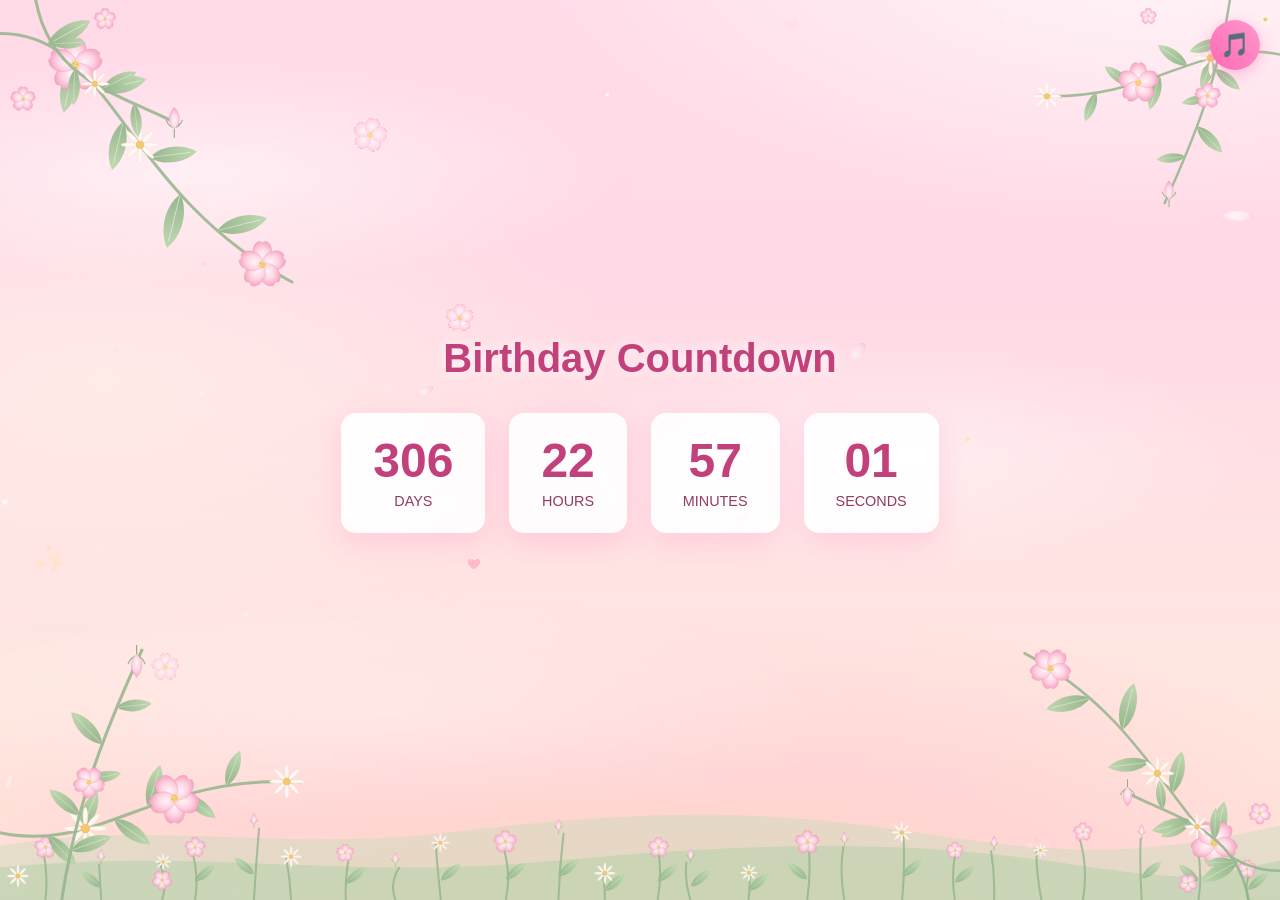
<file: index.html>
<!DOCTYPE html>
<html lang="en">
<head>
    <meta charset="UTF-8">
    <meta name="viewport" content="width=device-width, initial-scale=1.0">
    <!-- CUSTOMIZE: Change the title -->
    <title>Happy Birthday Piyu ❤️</title>
    <link rel="icon" href="data:image/svg+xml,%3Csvg xmlns='http://www.w3.org/2000/svg' viewBox='0 0 100 100'%3E%3Ctext y='.9em' font-size='90'%3E%F0%9F%8C%B8%3C/text%3E%3C/svg%3E">
    <script src="https://cdnjs.cloudflare.com/ajax/libs/gsap/3.12.2/gsap.min.js"></script>
    <link rel="stylesheet" href="home.css">
    <link rel="stylesheet" href="garden.css">
    <script src="garden.js" defer></script>
    <script src="music-sync.js" defer></script>
</head>
<body data-garden="intro">
    <!-- Loading Screen -->
    <div id="loading-screen" class="loading-screen">
        <div class="loading-heart">💖</div>
        <div class="loading-text">Loading magic...</div>
    </div>

    <audio id="bgMusic" loop>
        <source src="hbd.mp3" type="audio/mpeg">
    </audio>
    <div class="music-toggle" id="musicToggle" title="Toggle Music">
        <span class="music-icon">🎵</span>
    </div>
    <div class="container">
        <div id="countdown-section" class="countdown-section">
            <h2 class="countdown-title">Birthday Countdown</h2>
            <div class="countdown-timer">
                <div class="countdown-item">
                    <span id="days" class="countdown-number">00</span>
                    <span class="countdown-label">Days</span>
                </div>
                <div class="countdown-item">
                    <span id="hours" class="countdown-number">00</span>
                    <span class="countdown-label">Hours</span>
                </div>
                <div class="countdown-item">
                    <span id="minutes" class="countdown-number">00</span>
                    <span class="countdown-label">Minutes</span>
                </div>
                <div class="countdown-item">
                    <span id="seconds" class="countdown-number">00</span>
                    <span class="countdown-label">Seconds</span>
                </div>
            </div>
        </div>
        <div id="birthday-content" class="birthday-content" style="display: none;">
            <div class="level-up-badge">Another beautiful chapter unlocked ✨</div>
            <!-- CUSTOMIZE: Change the name -->
            <h1>Happy Birthday Piyu ❤️</h1>
            <!-- CUSTOMIZE: Change nickname or remove this line -->
            <p class="nickname-text">To my Piyu 🌸</p>
            <div class="greeting"></div>
            <!-- CUSTOMIZE: Change your name -->
            <p class="from-text">— POobear ❤️</p>
            <button class="cta-button">Click to Enter 💕</button>
        </div>
    </div>

    <script src="home.js"></script>
</body>
</html>
</file>
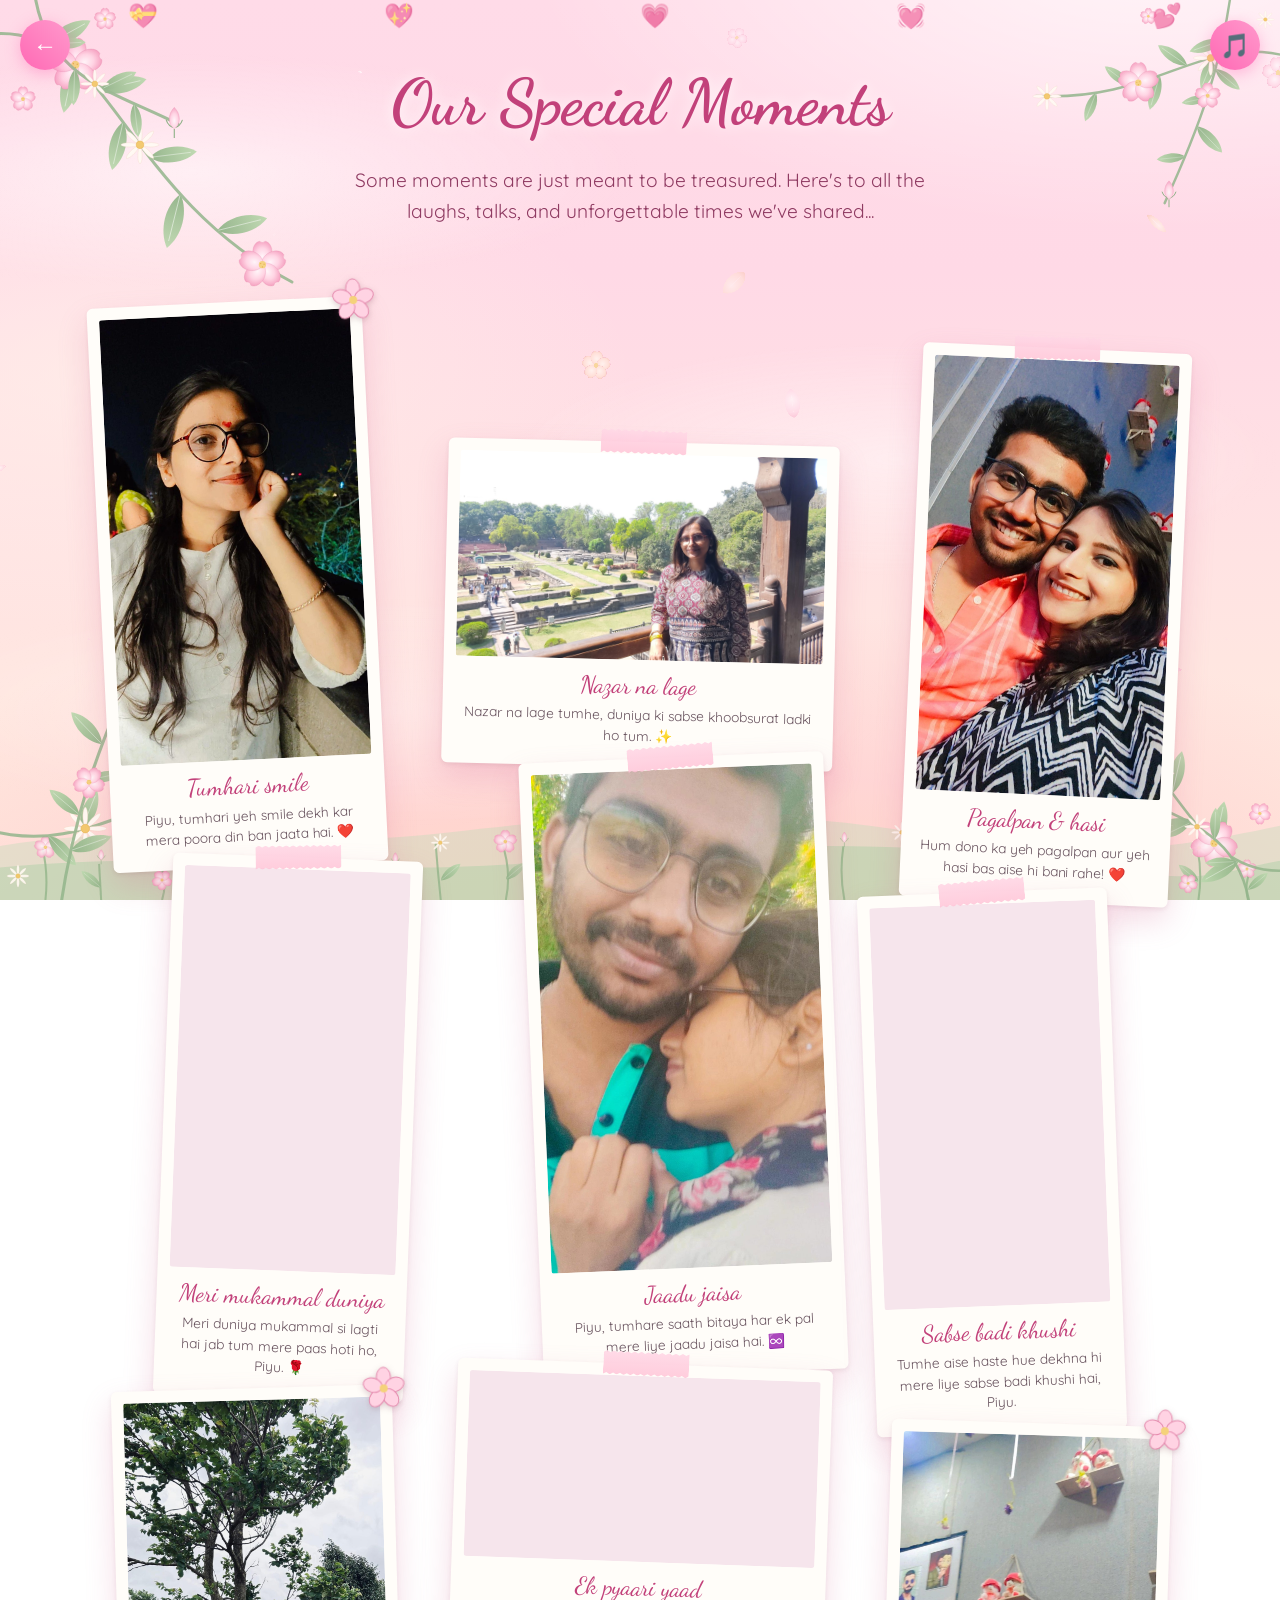
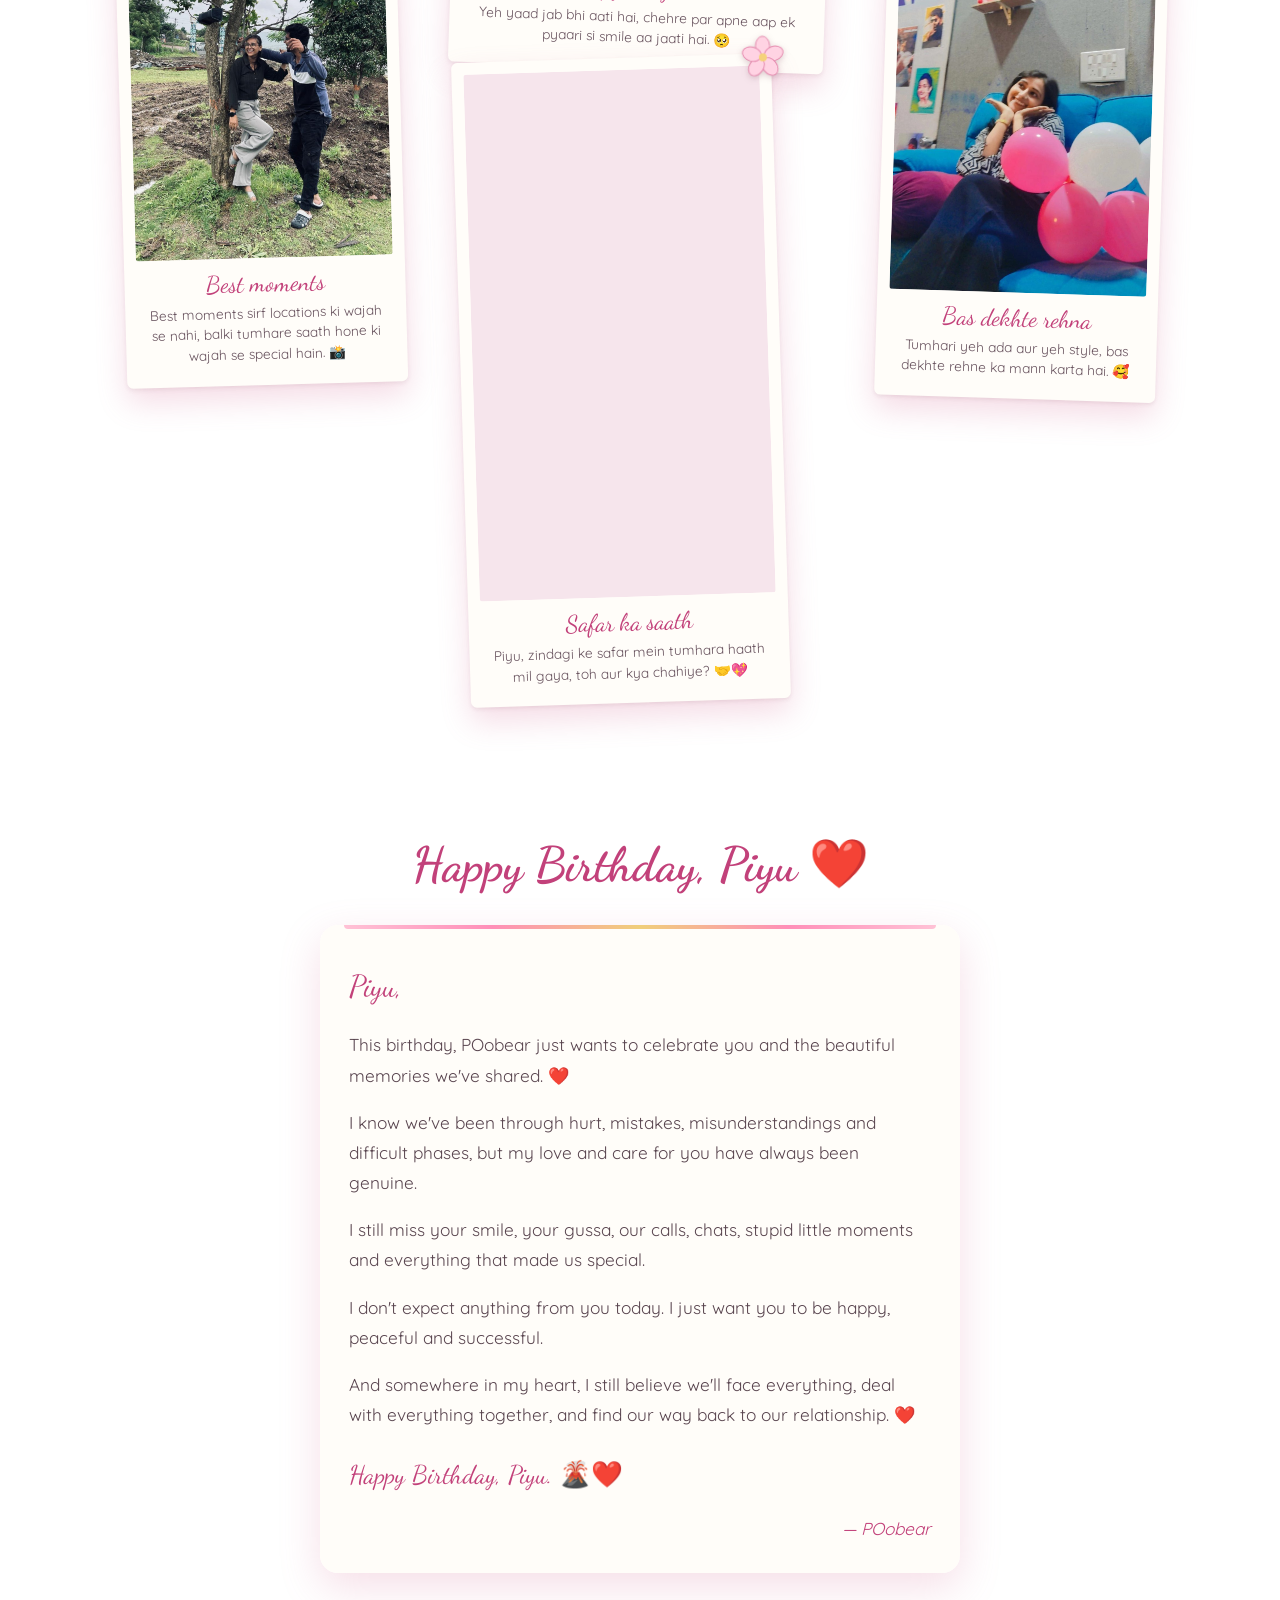
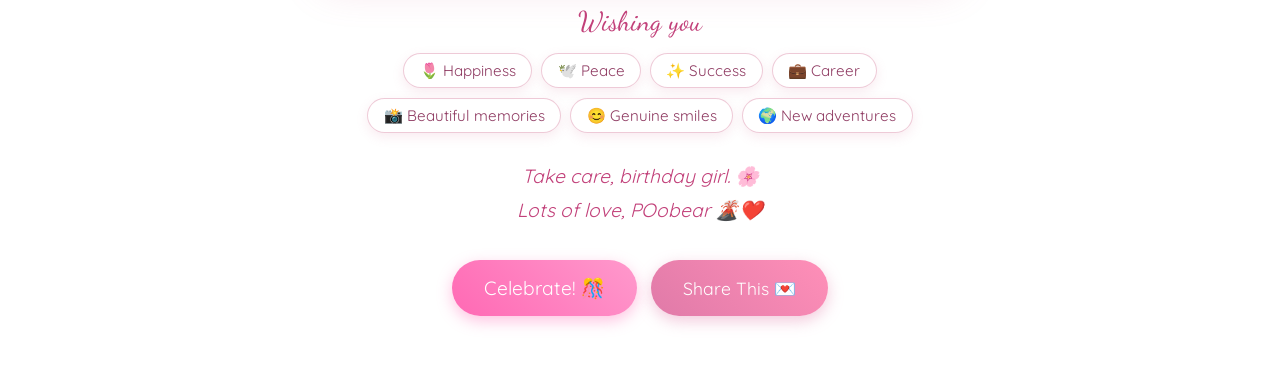
<file: memories.html>
<!DOCTYPE html>
<html lang="en">
<head>
    <meta charset="UTF-8">
    <meta name="viewport" content="width=device-width, initial-scale=1.0">
    <!-- CUSTOMIZE: Change the title -->
    <title>Our Memories ✨</title>
    <link rel="icon" href="data:image/svg+xml,%3Csvg xmlns='http://www.w3.org/2000/svg' viewBox='0 0 100 100'%3E%3Ctext y='.9em' font-size='90'%3E%F0%9F%8C%B8%3C/text%3E%3C/svg%3E">
    <link rel="stylesheet" href="garden.css">
    <link rel="stylesheet" href="gallery.css">
    <script src="garden.js" defer></script>
    <script src="music-sync.js" defer></script>
    <script src="gallery.js" defer></script>
    <style>
        @import url('https://fonts.googleapis.com/css2?family=Dancing+Script:wght@700&family=Quicksand:wght@300;400;500;600&display=swap');

        * {
            margin: 0;
            padding: 0;
            box-sizing: border-box;
        }

        body {
            min-height: 100vh;
            background: linear-gradient(135deg,
                    rgba(255, 209, 220, 0.85) 0%,
                    rgba(230, 230, 250, 0.85) 25%,
                    rgba(255, 239, 213, 0.85) 50%,
                    rgba(230, 230, 250, 0.85) 75%,
                    rgba(255, 209, 220, 0.85) 100%);
            background-size: 400% 400%;
            background-position: center;
            background-attachment: fixed;
            animation: gradientFlow 15s ease infinite;
            font-family: 'Quicksand', sans-serif;
            overflow-x: hidden;
            color: #4a4a4a;
        }

        @keyframes gradientFlow {
            0% { background-position: 0% 50%; }
            50% { background-position: 100% 50%; }
            100% { background-position: 0% 50%; }
        }

        /* Floating Hearts */
        .floating-hearts {
            position: fixed;
            width: 100%;
            height: 100%;
            pointer-events: none;
            z-index: 2;
        }

        .heart {
            position: absolute;
            font-size: 1.5rem;
            color: rgba(255, 105, 180, 0.6);
            animation: floatHeart var(--float-duration, 6s) ease-in-out infinite;
            animation-delay: var(--delay, 0s);
        }

        @keyframes floatHeart {
            0% { transform: translate(0, 100vh) rotate(0deg); }
            100% { transform: translate(var(--translate-x, 0), -100vh) rotate(360deg); }
        }

        /* Welcome Section */
        .welcome {
            text-align: center;
            padding: 4rem 2rem;
            position: relative;
            z-index: 3;
        }

        .welcome h1 {
            font-family: 'Dancing Script', cursive;
            font-size: 4rem;
            /* CUSTOMIZE: Change primary color */
            color: var(--fx-rose-deep, #c2417a);
            text-shadow: 0 0 14px rgba(255, 255, 255, 0.9);
            animation: fadeInScale 2s ease;
        }

        .welcome p {
            font-size: 1.2rem;
            max-width: 600px;
            margin: 1.5rem auto;
            line-height: 1.6;
            color: var(--fx-rose-text, #8f3b62);
            animation: fadeIn 2s ease 0.5s both;
        }

        /* Final Message Section */
        .final-message {
            text-align: center;
            padding: 4rem 2rem;
            background: rgba(255, 255, 255, 0.3);
            backdrop-filter: blur(10px);
            margin-top: 3rem;
            position: relative;
            z-index: 3;
        }

        .final-message h2 {
            font-family: 'Dancing Script', cursive;
            font-size: 3rem;
            /* CUSTOMIZE: Change color */
            color: var(--fx-rose-deep, #c2417a);
            margin-bottom: 2rem;
            display: inline-block;   /* heartbeat scales the text, not a full-width block */
            animation: heartbeat 2s infinite;
        }

        @keyframes heartbeat {
            0%, 100% { transform: scale(1); }
            50% { transform: scale(1.1); }
        }

        .final-message p {
            font-size: 1.2rem;
            max-width: 800px;
            margin: 0 auto 2rem;
            line-height: 1.8;
        }

        .goodbye-btn {
            display: inline-block;
            padding: 1rem 2rem;
            font-size: 1.2rem;
            /* CUSTOMIZE: Change button gradient */
            background: linear-gradient(45deg, #ff69b4, #ff99cc);
            color: white;
            border: none;
            border-radius: 50px;
            cursor: pointer;
            text-decoration: none;
            transition: all 0.3s ease;
            box-shadow: 0 5px 15px rgba(255, 105, 180, 0.4);
            animation: float 3s infinite ease-in-out;
        }

        .goodbye-btn:hover {
            transform: translateY(-5px);
            box-shadow: 0 8px 20px rgba(255, 105, 180, 0.6);
        }

        .signature {
            font-style: italic;
            font-size: 1.3rem;
            /* CUSTOMIZE: Change signature color */
            color: var(--fx-rose-deep, #c2417a);
            margin-top: 1rem;
            line-height: 1.7;
        }

        @keyframes float {
            0%, 100% { transform: translateY(0); }
            50% { transform: translateY(-10px); }
        }

        @keyframes fadeInScale {
            0% { opacity: 0; transform: scale(0.8); }
            100% { opacity: 1; transform: scale(1); }
        }

        @keyframes fadeIn {
            0% { opacity: 0; }
            100% { opacity: 1; }
        }

        /* Custom Scrollbar */
        ::-webkit-scrollbar {
            width: 12px;
        }

        ::-webkit-scrollbar-track {
            background: rgba(255, 255, 255, 0.4);
        }

        ::-webkit-scrollbar-thumb {
            /* CUSTOMIZE: Change scrollbar gradient */
            background: linear-gradient(45deg, #ff69b4, #ff99cc);
            border-radius: 6px;
        }

        /* Responsive Design */
        @media (max-width: 768px) {
            .welcome { padding: 5rem 1.25rem 2rem; }
            .welcome h1 { font-size: 3rem; }
            .final-message { padding: 3rem 1.1rem; }
            .final-message h2 { font-size: 2.5rem; }
        }

        /* Music Toggle Button */
        .music-toggle {
            position: fixed;
            top: 20px;
            right: 20px;
            width: 50px;
            height: 50px;
            /* CUSTOMIZE: Change music button gradient */
            background: linear-gradient(45deg, #ff69b4, #ff99cc);
            border-radius: 50%;
            display: flex;
            align-items: center;
            justify-content: center;
            cursor: pointer;
            z-index: 1000;
            box-shadow: 0 4px 15px rgba(255, 105, 180, 0.4);
            transition: transform 0.3s, box-shadow 0.3s;
        }

        .music-toggle:hover {
            transform: scale(1.1);
            box-shadow: 0 6px 20px rgba(255, 105, 180, 0.6);
        }

        .music-toggle.playing {
            animation: musicPulse 1s ease-in-out infinite;
        }

        .music-icon {
            font-size: 1.5rem;
        }

        @keyframes musicPulse {
            0%, 100% { transform: scale(1); }
            50% { transform: scale(1.1); }
        }

        /* Back Button */
        .back-btn {
            position: fixed;
            top: 20px;
            left: 20px;
            width: 50px;
            height: 50px;
            /* CUSTOMIZE: Change back button gradient */
            background: linear-gradient(45deg, #ff69b4, #ff99cc);
            border-radius: 50%;
            display: flex;
            align-items: center;
            justify-content: center;
            cursor: pointer;
            z-index: 1000;
            box-shadow: 0 4px 15px rgba(255, 105, 180, 0.4);
            transition: transform 0.3s, box-shadow 0.3s;
            text-decoration: none;
            color: white;
            font-size: 1.5rem;
            font-weight: bold;
        }

        .back-btn:hover {
            transform: scale(1.1);
            box-shadow: 0 6px 20px rgba(255, 105, 180, 0.6);
        }

        /* Share Button */
        .share-btn {
            display: inline-block;
            padding: 1rem 2rem;
            font-size: 1.1rem;
            /* CUSTOMIZE: Change share button gradient */
            background: linear-gradient(45deg, #e07aa8, #ff8fb8);
            color: white;
            border: none;
            border-radius: 50px;
            cursor: pointer;
            margin-left: 1rem;
            transition: all 0.3s ease;
            box-shadow: 0 5px 15px rgba(224, 122, 168, 0.4);
            font-family: 'Quicksand', sans-serif;
        }

        .share-btn:hover {
            transform: translateY(-5px);
            box-shadow: 0 8px 20px rgba(224, 122, 168, 0.6);
        }
    </style>
</head>

<body data-garden="memories">
    <audio id="bgMusic" loop>
        <source src="hbd.mp3" type="audio/mpeg">
    </audio>
    <div class="music-toggle" id="musicToggle" title="Toggle Music">
        <span class="music-icon">🎵</span>
    </div>
    <a href="timeline.html" class="back-btn" title="Go Back">←</a>

    <div class="floating-hearts">
        <div class="heart" style="--float-duration: 6s; --delay: 0s; --translate-x: 20px; left: 10%;">💝</div>
        <div class="heart" style="--float-duration: 8s; --delay: 1s; --translate-x: -30px; left: 30%;">💖</div>
        <div class="heart" style="--float-duration: 7s; --delay: 2s; --translate-x: 40px; left: 50%;">💗</div>
        <div class="heart" style="--float-duration: 9s; --delay: 3s; --translate-x: -20px; left: 70%;">💓</div>
        <div class="heart" style="--float-duration: 5s; --delay: 4s; --translate-x: 30px; left: 90%;">💕</div>
    </div>

    <section class="welcome">
        <!-- CUSTOMIZE: Change the title -->
        <h1>Our Special Moments</h1>
        <!-- CUSTOMIZE: Change the description -->
        <p>Some moments are just meant to be treasured. Here's to all the laughs, talks, and unforgettable times we've shared...</p>
    </section>

    <div class="collage memory-container">
        <div class="memory-col">
            <figure class="polaroid-wrap memory-card" style="--o:1;--rot:-2.8deg;--w:88%;--ml:0;--mr:auto;--tr:-1deg;--fd:9s;--fdel:-1.3s">
                <div class="polaroid has-flower" role="button" tabindex="0" aria-label="Open photo: Tumhari smile">
                    <img class="memory-img" src="photos/photo1.jpg" width="900" height="1600" alt="Piyu resting her chin on her hand, smiling, at night" loading="lazy" decoding="async">
                    <div class="polaroid-cap">
                        <div class="memory-date">Tumhari smile</div>
                        <div class="memory-caption">Piyu, tumhari yeh smile dekh kar mera poora din ban jaata hai. ❤️</div>
                    </div>
                </div>
            </figure>
            <figure class="polaroid-wrap memory-card" style="--o:6;--rot:2.2deg;--w:80%;--ml:auto;--mr:0;--tr:-3deg;--fd:9.5s;--fdel:-0.8s">
                <div class="polaroid" role="button" tabindex="0" aria-label="Open photo: Meri mukammal duniya">
                    <span class="tape" aria-hidden="true"></span><img class="memory-img" src="photos/photo6.jpg" width="900" height="1600" alt="A close selfie of the two of us outdoors" loading="lazy" decoding="async">
                    <div class="polaroid-cap">
                        <div class="memory-date">Meri mukammal duniya</div>
                        <div class="memory-caption">Meri duniya mukammal si lagti hai jab tum mere paas hoti ho, Piyu. 🌹</div>
                    </div>
                </div>
            </figure>
            <figure class="polaroid-wrap memory-card r" style="--o:5;--rot:-1.6deg;--w:90%;--ml:6%;--mr:auto;--tr:1deg;--fd:12s;--fdel:-6.5s">
                <div class="polaroid has-flower" role="button" tabindex="0" aria-label="Open photo: Best moments">
                    <img class="memory-img" src="photos/photo5.jpg" width="900" height="1600" alt="The two of us standing together by a tree" loading="lazy" decoding="async">
                    <div class="polaroid-cap">
                        <div class="memory-date">Best moments</div>
                        <div class="memory-caption">Best moments sirf locations ki wajah se nahi, balki tumhare saath hone ki wajah se special hain. 📸</div>
                    </div>
                </div>
            </figure>
        </div>
        <div class="memory-col">
            <figure class="polaroid-wrap memory-card wide" style="--o:2;--rot:1.4deg;--w:100%;--ml:auto;--mr:auto;--tr:1deg;--fd:11s;--fdel:-2.6s">
                <div class="polaroid" role="button" tabindex="0" aria-label="Open photo: Nazar na lage">
                    <span class="tape" aria-hidden="true"></span><img class="memory-img" src="photos/photo2.jpg" width="1600" height="900" alt="Piyu standing on a balcony overlooking a big garden" loading="lazy" decoding="async">
                    <div class="polaroid-cap">
                        <div class="memory-date">Nazar na lage</div>
                        <div class="memory-caption">Nazar na lage tumhe, duniya ki sabse khoobsurat ladki ho tum. ✨</div>
                    </div>
                </div>
            </figure>
            <figure class="polaroid-wrap memory-card r" style="--o:3;--rot:-2.4deg;--w:78%;--ml:auto;--mr:0;--tr:-3deg;--fd:10s;--fdel:-3.9s">
                <div class="polaroid" role="button" tabindex="0" aria-label="Open photo: Jaadu jaisa">
                    <span class="tape" aria-hidden="true"></span><img class="memory-img" src="photos/photo3.jpg" width="900" height="1600" alt="A close, smiling selfie of the two of us" loading="lazy" decoding="async">
                    <div class="polaroid-cap">
                        <div class="memory-date">Jaadu jaisa</div>
                        <div class="memory-caption">Piyu, tumhare saath bitaya har ek pal mere liye jaadu jaisa hai. ♾️</div>
                    </div>
                </div>
            </figure>
            <figure class="polaroid-wrap memory-card wide" style="--o:8;--rot:2.0deg;--w:96%;--ml:auto;--mr:auto;--tr:1deg;--fd:11.5s;--fdel:-3.4s">
                <div class="polaroid" role="button" tabindex="0" aria-label="Open photo: Ek pyaari yaad">
                    <span class="tape" aria-hidden="true"></span><img class="memory-img" src="photos/photo8.jpg" width="1285" height="679" alt="A smiling selfie of the two of us" loading="lazy" decoding="async">
                    <div class="polaroid-cap">
                        <div class="memory-date">Ek pyaari yaad</div>
                        <div class="memory-caption">Yeh yaad jab bhi aati hai, chehre par apne aap ek pyaari si smile aa jaati hai. 🥺</div>
                    </div>
                </div>
            </figure>
            <figure class="polaroid-wrap memory-card r" style="--o:7;--rot:-1.8deg;--w:82%;--ml:4%;--mr:auto;--tr:-1deg;--fd:10.5s;--fdel:-2.1s">
                <div class="polaroid has-flower" role="button" tabindex="0" aria-label="Open photo: Safar ka saath">
                    <img class="memory-img" src="photos/photo7.jpg" width="900" height="1600" alt="A night-time selfie of the two of us" loading="lazy" decoding="async">
                    <div class="polaroid-cap">
                        <div class="memory-date">Safar ka saath</div>
                        <div class="memory-caption">Piyu, zindagi ke safar mein tumhara haath mil gaya, toh aur kya chahiye? 🤝💖</div>
                    </div>
                </div>
            </figure>
        </div>
        <div class="memory-col">
            <figure class="polaroid-wrap memory-card" style="--o:4;--rot:2.6deg;--w:86%;--ml:auto;--mr:0;--tr:-1deg;--fd:8s;--fdel:-5.2s">
                <div class="polaroid" role="button" tabindex="0" aria-label="Open photo: Pagalpan & hasi">
                    <span class="tape" aria-hidden="true"></span><img class="memory-img" src="photos/photo4.jpg" width="900" height="1600" alt="A bright, smiling selfie of the two of us" loading="lazy" decoding="async">
                    <div class="polaroid-cap">
                        <div class="memory-date">Pagalpan & hasi</div>
                        <div class="memory-caption">Hum dono ka yeh pagalpan aur yeh hasi bas aise hi bani rahe! ❤️</div>
                    </div>
                </div>
            </figure>
            <figure class="polaroid-wrap memory-card" style="--o:9;--rot:-2.2deg;--w:80%;--ml:0;--mr:auto;--tr:-3deg;--fd:9s;--fdel:-4.7s">
                <div class="polaroid" role="button" tabindex="0" aria-label="Open photo: Sabse badi khushi">
                    <span class="tape" aria-hidden="true"></span><img class="memory-img" src="photos/photo9.jpg" width="900" height="1600" alt="Piyu smiling in front of colourful balloons" loading="lazy" decoding="async">
                    <div class="polaroid-cap">
                        <div class="memory-date">Sabse badi khushi</div>
                        <div class="memory-caption">Tumhe aise haste hue dekhna hi mere liye sabse badi khushi hai, Piyu.</div>
                    </div>
                </div>
            </figure>
            <figure class="polaroid-wrap memory-card r" style="--o:10;--rot:1.8deg;--w:90%;--ml:auto;--mr:auto;--tr:-1deg;--fd:10s;--fdel:-6.0s">
                <div class="polaroid has-flower" role="button" tabindex="0" aria-label="Open photo: Bas dekhte rehna">
                    <img class="memory-img" src="photos/photo10.jpg" width="900" height="1600" alt="Piyu posing on a couch next to pink and white balloons" loading="lazy" decoding="async">
                    <div class="polaroid-cap">
                        <div class="memory-date">Bas dekhte rehna</div>
                        <div class="memory-caption">Tumhari yeh ada aur yeh style, bas dekhte rehne ka mann karta hai. 🥰</div>
                    </div>
                </div>
            </figure>
        </div>
    </div>

    <section class="final-message" data-garden-section="letter">
        <h2>Happy Birthday, Piyu ❤️</h2>
        <div class="letter-card">
            <p class="letter-to reveal">Piyu,</p>
            <p class="reveal">This birthday, POobear just wants to celebrate you and the beautiful memories we've shared. ❤️</p>
            <p class="reveal">I know we've been through hurt, mistakes, misunderstandings and difficult phases, but my love and care for you have always been genuine.</p>
            <p class="reveal">I still miss your smile, your gussa, our calls, chats, stupid little moments and everything that made us special.</p>
            <p class="reveal">I don't expect anything from you today. I just want you to be happy, peaceful and successful.</p>
            <p class="reveal">And somewhere in my heart, I still believe we'll face everything, deal with everything together, and find our way back to our relationship. ❤️</p>
            <p class="letter-end reveal">Happy Birthday, Piyu. 🌋❤️</p>
            <p class="letter-sign reveal">— POobear</p>
        </div>

        <div class="finale" data-garden-section="final">
            <div class="wish-heading reveal">Wishing you</div>
            <ul class="wish-chips reveal">
                <li>🌷 Happiness</li>
                <li>🕊️ Peace</li>
                <li>✨ Success</li>
                <li>💼 Career</li>
                <li>📸 Beautiful memories</li>
                <li>😊 Genuine smiles</li>
                <li>🌍 New adventures</li>
            </ul>
            <p class="signature reveal">Take care, birthday girl. 🌸<br>Lots of love, POobear 🌋❤️</p>
            <div class="finale-actions reveal">
                <a href="#" class="goodbye-btn" onclick="celebrate()">Celebrate! 🎊</a>
                <button class="share-btn" onclick="shareWebsite()">Share This 💌</button>
            </div>
        </div>
    </section>

    <!-- Confetti Canvas -->
    <canvas id="confetti-canvas" style="position: fixed; top: 0; left: 0; width: 100%; height: 100%; pointer-events: none; z-index: 9999;"></canvas>

    <script>
        // Music control
        const bgMusic = document.getElementById('bgMusic');
        const musicToggle = document.getElementById('musicToggle');
        const musicIcon = musicToggle.querySelector('.music-icon');

        function toggleMusic() {
            if (bgMusic.paused) {
                bgMusic.play().then(() => {
                    musicToggle.classList.add('playing');
                    musicIcon.textContent = '🎵';
                    localStorage.setItem('musicPlaying', 'true');
                }).catch((err) => console.log('Music play failed:', err));
            } else {
                bgMusic.pause();
                musicToggle.classList.remove('playing');
                musicIcon.textContent = '🔇';
                localStorage.setItem('musicPlaying', 'false');
            }
        }

        musicToggle.addEventListener('click', toggleMusic);

        if (localStorage.getItem('musicPlaying') === 'true') {
            bgMusic.play().then(() => {
                musicToggle.classList.add('playing');
                musicIcon.textContent = '🎵';
            }).catch(() => {
                musicIcon.textContent = '🔇';
            });
        }

        // Confetti Animation
        const canvas = document.getElementById('confetti-canvas');
        const ctx = canvas.getContext('2d');
        let confettiPieces = [];
        let animationId;

        function resizeCanvas() {
            canvas.width = window.innerWidth;
            canvas.height = window.innerHeight;
        }
        resizeCanvas();
        window.addEventListener('resize', resizeCanvas);

        class Confetti {
            constructor() {
                this.x = Math.random() * canvas.width;
                this.y = Math.random() * canvas.height - canvas.height;
                this.size = Math.random() * 10 + 5;
                this.speedY = Math.random() * 3 + 2;
                this.speedX = Math.random() * 2 - 1;
                this.color = ['#ff69b4', '#ffd700', '#87ceeb', '#98fb98', '#dda0dd', '#f0e68c', '#ff6347'][Math.floor(Math.random() * 7)];
                this.rotation = Math.random() * 360;
                this.rotationSpeed = Math.random() * 10 - 5;
            }

            update() {
                this.y += this.speedY;
                this.x += this.speedX;
                this.rotation += this.rotationSpeed;
            }

            draw() {
                ctx.save();
                ctx.translate(this.x, this.y);
                ctx.rotate(this.rotation * Math.PI / 180);
                ctx.fillStyle = this.color;
                ctx.fillRect(-this.size / 2, -this.size / 2, this.size, this.size / 2);
                ctx.restore();
            }
        }

        function createConfetti() {
            for (let i = 0; i < 150; i++) {
                confettiPieces.push(new Confetti());
            }
        }

        function animateConfetti() {
            ctx.clearRect(0, 0, canvas.width, canvas.height);

            confettiPieces.forEach((piece, index) => {
                piece.update();
                piece.draw();

                if (piece.y > canvas.height) {
                    confettiPieces.splice(index, 1);
                }
            });

            if (confettiPieces.length > 0) {
                animationId = requestAnimationFrame(animateConfetti);
            }
        }

        function celebrate() {
            if (window.event) window.event.preventDefault();
            if (window.Garden) window.Garden.burst();
            createConfetti();
            animateConfetti();

            setTimeout(() => { createConfetti(); }, 500);
            setTimeout(() => { createConfetti(); }, 1000);
        }

        // Share function - CUSTOMIZE: Update the share message
        function shareWebsite() {
            const shareData = {
                title: 'Happy Birthday, Piyu 🌸',
                text: 'A little birthday surprise for Piyu 💖',
                url: window.location.href
            };

            if (navigator.share) {
                navigator.share(shareData)
                    .catch((err) => console.log('Share cancelled'));
            } else {
                navigator.clipboard.writeText(window.location.href).then(() => {
                    alert('Link copied to clipboard! 💖');
                }).catch(() => {
                    alert('Share this link: ' + window.location.href);
                });
            }
        }
    </script>
</body>
</html>
</file>
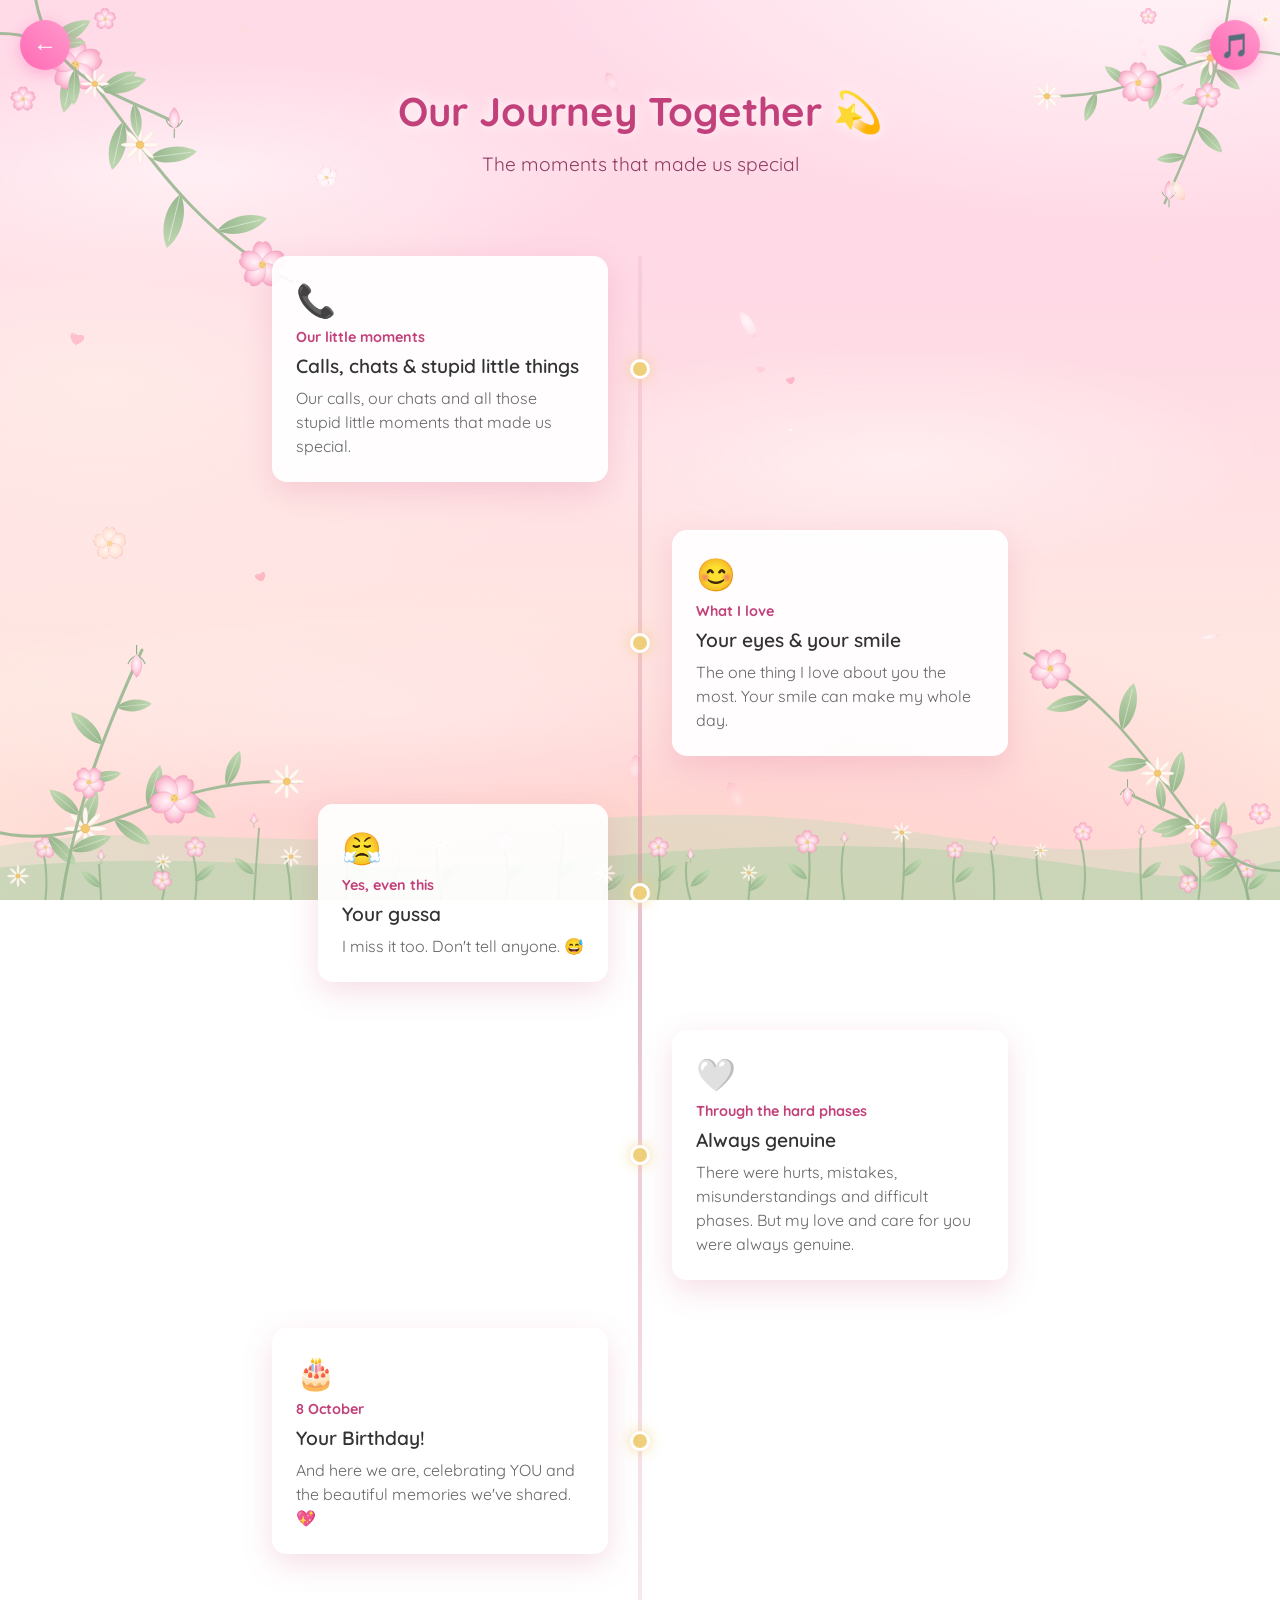
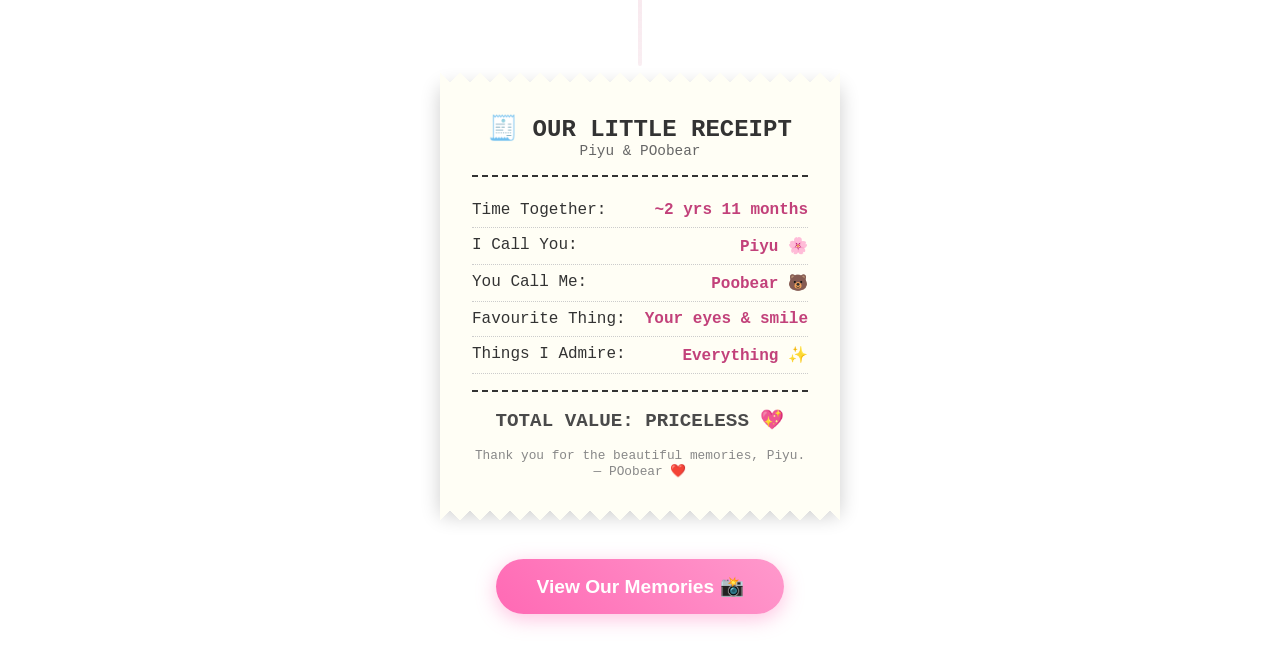
<file: timeline.html>
<!DOCTYPE html>
<html lang="en">
<head>
    <meta charset="UTF-8">
    <meta name="viewport" content="width=device-width, initial-scale=1.0">
    <!-- CUSTOMIZE: Change the title -->
    <title>Our Journey 💫</title>
    <link rel="icon" href="data:image/svg+xml,%3Csvg xmlns='http://www.w3.org/2000/svg' viewBox='0 0 100 100'%3E%3Ctext y='.9em' font-size='90'%3E%F0%9F%8C%B8%3C/text%3E%3C/svg%3E">
    <link rel="stylesheet" href="garden.css">
    <script src="garden.js" defer></script>
    <script src="music-sync.js" defer></script>
    <script src="https://cdnjs.cloudflare.com/ajax/libs/gsap/3.12.2/gsap.min.js"></script>
    <link href="https://fonts.googleapis.com/css2?family=Quicksand:wght@400;500;600;700&display=swap" rel="stylesheet">
    <style>
        * {
            margin: 0;
            padding: 0;
            box-sizing: border-box;
        }

        body {
            min-height: 100vh;
            background: linear-gradient(135deg,
                    rgba(255, 209, 220, 0.85) 0%,
                    rgba(230, 230, 250, 0.85) 25%,
                    rgba(255, 239, 213, 0.85) 50%,
                    rgba(230, 230, 250, 0.85) 75%,
                    rgba(255, 209, 220, 0.85) 100%);
            background-size: 400% 400%;
            background-position: center;
            background-attachment: fixed;
            animation: gradientFlow 15s ease infinite;
            font-family: 'Quicksand', sans-serif;
            overflow-x: hidden;
            color: #4a4a4a;
        }

        .page-title {
            text-align: center;
            color: var(--fx-rose-deep, #c2417a);
            font-size: 2.5rem;
            margin-bottom: 1rem;
            padding: 5.4rem 1rem 0;
            text-shadow: 0 0 14px rgba(255, 255, 255, 0.9);
        }

        .page-subtitle {
            text-align: center;
            color: var(--fx-rose-text, #8f3b62);
            font-size: 1.2rem;
            margin-bottom: 3rem;
            padding: 0 1rem;
        }

        .timeline {
            max-width: 800px;
            margin: 0 auto;
            position: relative;
            padding: 2rem 0;
            overflow-x: clip;   /* slide-in cards never widen the page */
        }

        .timeline::before {
            content: '';
            position: absolute;
            left: 50%;
            transform: translateX(-50%);
            width: 4px;
            height: 100%;
            background: linear-gradient(180deg, rgba(217,138,166,0.15), rgba(217,138,166,0.55), rgba(217,138,166,0.15));
            border-radius: 2px;
        }

        .timeline-item {
            display: flex;
            justify-content: flex-end;
            padding-right: 50%;
            position: relative;
            margin-bottom: 3rem;
            opacity: 0;
            transform: translateX(-50px);
        }

        .timeline-item:nth-child(even) {
            justify-content: flex-start;
            padding-right: 0;
            padding-left: 50%;
            transform: translateX(50px);
        }

        .timeline-item.visible {
            opacity: 1;
            transform: translateX(0);
            transition: all 0.6s ease;
        }

        .timeline-content {
            background: rgba(255,255,255,0.93);
            padding: 1.5rem;
            border-radius: 15px;
            max-width: 350px;
            margin: 0 2rem;
            box-shadow: 0 10px 30px rgba(214,110,150,0.22);
            position: relative;
        }

        .timeline-dot {
            position: absolute;
            width: 20px;
            height: 20px;
            background: #f0cf7a;
            border: 3px solid #fff;
            border-radius: 50%;
            top: 50%;
            transform: translateY(-50%);
            box-shadow: 0 0 14px rgba(240,207,122,0.7);
        }

        .timeline-item:nth-child(odd) .timeline-dot {
            right: calc(50% - 10px);
        }

        .timeline-item:nth-child(even) .timeline-dot {
            left: calc(50% - 10px);
        }

        .timeline-date {
            font-size: 0.9rem;
            /* CUSTOMIZE: Change date color */
            color: var(--fx-rose-deep, #c2417a);
            font-weight: 700;
            margin-bottom: 0.5rem;
        }

        .timeline-title {
            font-size: 1.2rem;
            color: #333;
            font-weight: 600;
            margin-bottom: 0.5rem;
        }

        .timeline-desc {
            font-size: 1rem;
            color: #666;
            line-height: 1.5;
        }

        .timeline-emoji {
            font-size: 2rem;
            margin-bottom: 0.5rem;
        }

        /* Friendship Receipt */
        .receipt-container {
            max-width: 400px;
            margin: 3rem auto;
            background: #fffef5;
            padding: 2rem;
            border-radius: 5px;
            box-shadow: 0 5px 20px rgba(0,0,0,0.2);
            font-family: 'Courier New', monospace;
            position: relative;
        }

        .receipt-container::before,
        .receipt-container::after {
            content: '';
            position: absolute;
            left: 0;
            right: 0;
            height: 20px;
            background: linear-gradient(45deg, transparent 33.33%, #fffef5 33.33%, #fffef5 66.66%, transparent 66.66%),
                        linear-gradient(-45deg, transparent 33.33%, #fffef5 33.33%, #fffef5 66.66%, transparent 66.66%);
            background-size: 20px 40px;
        }

        .receipt-container::before {
            top: -10px;
        }

        .receipt-container::after {
            bottom: -10px;
            transform: rotate(180deg);
        }

        .receipt-header {
            text-align: center;
            border-bottom: 2px dashed #333;
            padding-bottom: 1rem;
            margin-bottom: 1rem;
        }

        .receipt-title {
            font-size: 1.5rem;
            font-weight: bold;
            color: #333;
        }

        .receipt-subtitle {
            font-size: 0.9rem;
            color: #666;
        }

        .receipt-row {
            display: flex;
            justify-content: space-between;
            padding: 0.5rem 0;
            border-bottom: 1px dotted #ccc;
        }

        .receipt-label {
            color: #333;
        }

        .receipt-value {
            /* CUSTOMIZE: Change value color */
            color: var(--fx-rose-deep, #c2417a);
            font-weight: bold;
        }

        .receipt-total {
            margin-top: 1rem;
            padding-top: 1rem;
            border-top: 2px dashed #333;
            text-align: center;
            font-size: 1.2rem;
        }

        .receipt-footer {
            text-align: center;
            margin-top: 1rem;
            font-size: 0.8rem;
            color: #888;
        }

        .next-btn {
            display: block;
            margin: 3rem auto;
            padding: 1rem 2.5rem;
            font-size: 1.2rem;
            background: linear-gradient(45deg, #ff69b4, #ff99cc);
            border: none;
            border-radius: 50px;
            color: #fff;
            font-weight: bold;
            cursor: pointer;
            box-shadow: 0 5px 20px rgba(255,105,180,0.4);
            transition: transform 0.3s, box-shadow 0.3s;
        }

        .next-btn:hover {
            transform: translateY(-3px);
            box-shadow: 0 8px 25px rgba(255,105,180,0.6);
        }

        /* Music Toggle */
        .music-toggle {
            position: fixed;
            top: 20px;
            right: 20px;
            width: 50px;
            height: 50px;
            background: linear-gradient(45deg, #ff69b4, #ff99cc);
            border-radius: 50%;
            display: flex;
            align-items: center;
            justify-content: center;
            cursor: pointer;
            z-index: 1000;
            box-shadow: 0 4px 15px rgba(255, 105, 180, 0.4);
            transition: transform 0.3s;
        }

        .music-toggle:hover {
            transform: scale(1.1);
        }

        .music-toggle.playing {
            animation: pulse 1s ease-in-out infinite;
        }

        .music-icon {
            font-size: 1.5rem;
        }

        @keyframes pulse {
            0%, 100% { transform: scale(1); }
            50% { transform: scale(1.1); }
        }

        /* Back Button */
        .back-btn {
            position: fixed;
            top: 20px;
            left: 20px;
            width: 50px;
            height: 50px;
            background: linear-gradient(45deg, #ff69b4, #ff99cc);
            border-radius: 50%;
            display: flex;
            align-items: center;
            justify-content: center;
            cursor: pointer;
            z-index: 1000;
            box-shadow: 0 4px 15px rgba(255, 105, 180, 0.4);
            transition: transform 0.3s, box-shadow 0.3s;
            text-decoration: none;
            color: #fff;
            font-size: 1.5rem;
            font-weight: bold;
        }

        .back-btn:hover {
            transform: scale(1.1);
            box-shadow: 0 6px 20px rgba(255, 105, 180, 0.6);
        }

        @media (max-width: 768px) {
            .timeline::before {
                left: 20px;
            }

            .timeline-item,
            .timeline-item:nth-child(even) {
                padding-left: 50px;
                padding-right: 0;
                justify-content: flex-start;
            }

            .timeline-item:nth-child(odd) .timeline-dot,
            .timeline-item:nth-child(even) .timeline-dot {
                left: 10px;
                right: auto;
            }

            .page-title {
                font-size: 1.8rem;
            }
        }
    </style>
</head>
<body data-garden="timeline">
    <audio id="bgMusic" loop>
        <source src="hbd.mp3" type="audio/mpeg">
    </audio>
    <div class="music-toggle" id="musicToggle" title="Toggle Music">
        <span class="music-icon">🎵</span>
    </div>
    <a href="wishes.html" class="back-btn" title="Go Back">←</a>

    <h1 class="page-title">Our Journey Together 💫</h1>
    <p class="page-subtitle">The moments that made us special</p>

    <div class="timeline">
        <div class="timeline-item">
            <div class="timeline-dot"></div>
            <div class="timeline-content">
                <div class="timeline-emoji">📞</div>
                <div class="timeline-date">Our little moments</div>
                <div class="timeline-title">Calls, chats &amp; stupid little things</div>
                <div class="timeline-desc">Our calls, our chats and all those stupid little moments that made us special.</div>
            </div>
        </div>

        <div class="timeline-item">
            <div class="timeline-dot"></div>
            <div class="timeline-content">
                <div class="timeline-emoji">😊</div>
                <div class="timeline-date">What I love</div>
                <div class="timeline-title">Your eyes &amp; your smile</div>
                <div class="timeline-desc">The one thing I love about you the most. Your smile can make my whole day.</div>
            </div>
        </div>

        <div class="timeline-item">
            <div class="timeline-dot"></div>
            <div class="timeline-content">
                <div class="timeline-emoji">😤</div>
                <div class="timeline-date">Yes, even this</div>
                <div class="timeline-title">Your gussa</div>
                <div class="timeline-desc">I miss it too. Don't tell anyone. 😅</div>
            </div>
        </div>

        <div class="timeline-item">
            <div class="timeline-dot"></div>
            <div class="timeline-content">
                <div class="timeline-emoji">🤍</div>
                <div class="timeline-date">Through the hard phases</div>
                <div class="timeline-title">Always genuine</div>
                <div class="timeline-desc">There were hurts, mistakes, misunderstandings and difficult phases. But my love and care for you were always genuine.</div>
            </div>
        </div>

        <div class="timeline-item">
            <div class="timeline-dot"></div>
            <div class="timeline-content">
                <div class="timeline-emoji">🎂</div>
                <div class="timeline-date">8 October</div>
                <div class="timeline-title">Your Birthday!</div>
                <div class="timeline-desc">And here we are, celebrating YOU and the beautiful memories we've shared. 💖</div>
            </div>
        </div>
    </div>

    <div class="receipt-container">
        <div class="receipt-header">
            <div class="receipt-title">🧾 OUR LITTLE RECEIPT</div>
            <div class="receipt-subtitle">Piyu &amp; POobear</div>
        </div>
        <div class="receipt-row">
            <span class="receipt-label">Time Together:</span>
            <span class="receipt-value">~2 yrs 11 months</span>
        </div>
        <div class="receipt-row">
            <span class="receipt-label">I Call You:</span>
            <span class="receipt-value">Piyu 🌸</span>
        </div>
        <div class="receipt-row">
            <span class="receipt-label">You Call Me:</span>
            <span class="receipt-value">Poobear 🐻</span>
        </div>
        <div class="receipt-row">
            <span class="receipt-label">Favourite Thing:</span>
            <span class="receipt-value">Your eyes &amp; smile</span>
        </div>
        <div class="receipt-row">
            <span class="receipt-label">Things I Admire:</span>
            <span class="receipt-value">Everything ✨</span>
        </div>
        <div class="receipt-total">
            <strong>TOTAL VALUE: PRICELESS 💖</strong>
        </div>
        <div class="receipt-footer">
            Thank you for the beautiful memories, Piyu.<br>
            — POobear ❤️
        </div>
    </div>

    <button class="next-btn" onclick="goToMemories()">View Our Memories 📸</button>

    <script>
        // Music Control
        const bgMusic = document.getElementById('bgMusic');
        const musicToggle = document.getElementById('musicToggle');
        const musicIcon = musicToggle.querySelector('.music-icon');

        function toggleMusic() {
            if (bgMusic.paused) {
                bgMusic.play().then(() => {
                    musicToggle.classList.add('playing');
                    musicIcon.textContent = '🎵';
                    localStorage.setItem('musicPlaying', 'true');
                }).catch((err) => console.log('Music play failed:', err));
            } else {
                bgMusic.pause();
                musicToggle.classList.remove('playing');
                musicIcon.textContent = '🔇';
                localStorage.setItem('musicPlaying', 'false');
            }
        }

        musicToggle.addEventListener('click', toggleMusic);

        if (localStorage.getItem('musicPlaying') === 'true') {
            bgMusic.play().then(() => {
                musicToggle.classList.add('playing');
                musicIcon.textContent = '🎵';
            }).catch(() => {
                musicIcon.textContent = '🔇';
            });
        }

        // Timeline animation on scroll
        const timelineItems = document.querySelectorAll('.timeline-item');

        const observer = new IntersectionObserver((entries) => {
            entries.forEach(entry => {
                if (entry.isIntersecting) {
                    entry.target.classList.add('visible');
                }
            });
        }, { threshold: 0.3 });

        timelineItems.forEach(item => observer.observe(item));

        // Initial animation for visible items
        setTimeout(() => {
            timelineItems.forEach((item, index) => {
                setTimeout(() => {
                    item.classList.add('visible');
                }, index * 200);
            });
        }, 500);

        // Navigation
        function goToMemories() {
            gsap.to('body', {
                opacity: 0,
                duration: 0.8,
                onComplete: () => {
                    window.location.href = 'memories.html';
                }
            });
        }
    </script>
</body>
</html>
</file>
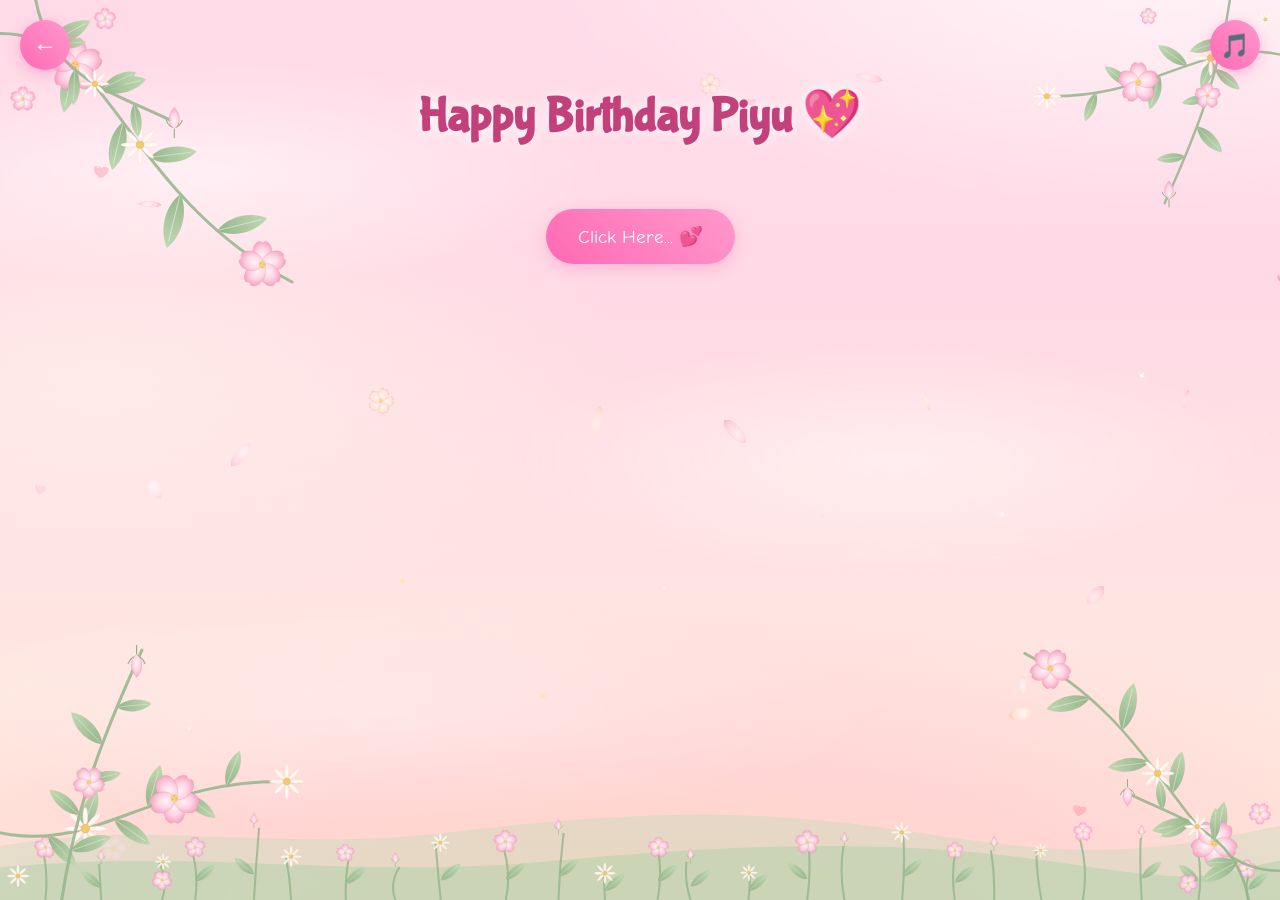
<file: wishes.html>
<!DOCTYPE html>
<html lang="en">
<head>
    <meta charset="UTF-8">
    <meta name="viewport" content="width=device-width, initial-scale=1.0">
    <!-- CUSTOMIZE: Change the title -->
    <title>Birthday Wishes 💖</title>
    <link rel="icon" href="data:image/svg+xml,%3Csvg xmlns='http://www.w3.org/2000/svg' viewBox='0 0 100 100'%3E%3Ctext y='.9em' font-size='90'%3E%F0%9F%8C%B8%3C/text%3E%3C/svg%3E">
    <script src="https://cdnjs.cloudflare.com/ajax/libs/gsap/3.12.2/gsap.min.js"></script>
    <link rel="stylesheet" href="./wishes.css">
    <link rel="stylesheet" href="garden.css">
    <script src="garden.js" defer></script>
    <script src="music-sync.js" defer></script>
</head>
<body data-garden="wishes">
    <audio id="bgMusic" loop>
        <source src="hbd.mp3" type="audio/mpeg">
    </audio>
    <div class="music-toggle" id="musicToggle" title="Toggle Music">
        <span class="music-icon">🎵</span>
    </div>
    <a href="index.html" class="back-btn" title="Go Back">←</a>

    <div class="container">
        <!-- CUSTOMIZE: Change the name -->
        <h1>Happy Birthday Piyu 💖</h1>

        <div id="reasons-container"></div>

        <button class="shuffle-button">Click Here... 💕</button>
        <div class="reason-counter"></div>

        <div class="ending-section">
            <div class="teddy-hug">
                <!-- CUSTOMIZE: Change the image -->
                <img src="photos/photo1.jpg" alt="Piyu smiling, resting her chin on her hand" loading="lazy">
            </div>
            <!-- CUSTOMIZE: Change the ending text -->
            <div class="ending-text">Happy Birthday, Piyu! 💖</div>
        </div>
    </div>

    <script src="wishes.js"></script>
</body>
</html>
</file>
<file: home.css>
* {
    margin: 0;
    padding: 0;
    box-sizing: border-box;
}

html {
    overflow-x: hidden;   /* template's drifting emoji may pass the edge; never widen the page */
}

body {
    min-height: 100vh;
    display: flex;
    flex-direction: column;
    align-items: center;
    justify-content: center;
    /* CUSTOMIZE: Change gradient colors for different theme */
    background: linear-gradient(-45deg, #fee9f7, #e8f5fe, #fef2e8, #f0ffe8);
    background-size: 400% 400%;
    animation: gradientBG 15s ease infinite;
    font-family: 'Arial Rounded MT Bold', Arial, sans-serif;
    overflow: hidden;
    position: relative;
}

.container {
    text-align: center;
    z-index: 1;
}

/* Countdown Timer Styles */
.countdown-section {
    text-align: center;
}

.countdown-title {
    font-size: 2.5rem;
    /* CUSTOMIZE: Change primary color */
    color: var(--fx-rose-deep, #c2417a);
    text-shadow: 0 0 14px rgba(255, 255, 255, 0.9);
    margin-bottom: 2rem;
    animation: fadeInScale 1s ease;
}

.countdown-timer {
    display: flex;
    justify-content: center;
    gap: 1.5rem;
    flex-wrap: wrap;
    margin-bottom: 2rem;
}

.countdown-item {
    background: rgba(255, 255, 255, 0.9);
    border-radius: 15px;
    padding: 1.5rem 2rem;
    min-width: 100px;
    box-shadow: 0 10px 30px rgba(255, 105, 180, 0.2);
    transition: transform 0.3s;
}

.countdown-item:hover {
    transform: translateY(-5px);
}

.countdown-number {
    display: block;
    font-size: 3rem;
    font-weight: bold;
    /* CUSTOMIZE: Change number color */
    color: var(--fx-rose-deep, #c2417a);
    line-height: 1;
}

.countdown-label {
    display: block;
    font-size: 0.9rem;
    /* CUSTOMIZE: Change label color */
    color: var(--fx-rose-text, #8f3b62);
    text-transform: uppercase;
    margin-top: 0.5rem;
}

.birthday-content {
    animation: fadeInScale 1s ease;
}

@keyframes fadeInScale {
    from {
        opacity: 0;
        transform: scale(0.9);
    }
    to {
        opacity: 1;
        transform: scale(1);
    }
}

h1 {
    font-size: 3.5rem;
    /* CUSTOMIZE: Change title color */
    color: var(--fx-rose-deep, #c2417a);
    text-shadow: 0 0 14px rgba(255, 255, 255, 0.9);
    margin-bottom: 2rem;
    opacity: 0;
}

.greeting {
    font-size: 1.5rem;
    /* CUSTOMIZE: Change greeting color */
    color: var(--fx-rose-text, #8f3b62);
    margin-bottom: 3rem;
    min-height: 2em;
}

.cta-button {
    padding: 1rem 2rem;
    font-size: 1.2rem;
    /* CUSTOMIZE: Change button gradient */
    background: linear-gradient(45deg, #ff69b4, #ff99cc);
    border: none;
    border-radius: 50px;
    color: white;
    cursor: pointer;
    box-shadow: 0 0 15px rgba(255, 105, 180, 0.5);
    transition: transform 0.3s, box-shadow 0.3s;
    opacity: 0;
}

.cta-button:hover {
    transform: scale(1.1);
    box-shadow: 0 0 25px rgba(255, 105, 180, 0.7);
}

.floating {
    position: absolute;
    pointer-events: none;
    opacity: 0;
}

@keyframes gradientBG {
    0% { background-position: 0% 50%; }
    50% { background-position: 100% 50%; }
    100% { background-position: 0% 50%; }
}

@media (max-width: 768px) {
    h1 { font-size: 2rem; }
    .greeting { font-size: 1.2rem; }
    .cta-button { font-size: 1rem; }
    .level-up-badge { font-size: 1.05rem; padding: 0.6rem 1.3rem; border-radius: 28px; }
    .container { padding: 0 14px; width: 100%; }
    .countdown-timer { gap: 0.6rem; }
    .countdown-item { min-width: 68px; padding: 0.9rem 0.7rem; }
    .countdown-number { font-size: 2.2rem; }
    .countdown-title { font-size: 2rem; }
}

/* Music Toggle Button */
.music-toggle {
    position: fixed;
    top: 20px;
    right: 20px;
    width: 50px;
    height: 50px;
    /* CUSTOMIZE: Change music button gradient */
    background: linear-gradient(45deg, #ff69b4, #ff99cc);
    border-radius: 50%;
    display: flex;
    align-items: center;
    justify-content: center;
    cursor: pointer;
    z-index: 1000;
    box-shadow: 0 4px 15px rgba(255, 105, 180, 0.4);
    transition: transform 0.3s, box-shadow 0.3s;
}

.music-toggle:hover {
    transform: scale(1.1);
    box-shadow: 0 6px 20px rgba(255, 105, 180, 0.6);
}

.music-toggle.playing {
    animation: pulse 1s ease-in-out infinite;
}

.music-icon {
    font-size: 1.5rem;
}

@keyframes pulse {
    0%, 100% { transform: scale(1); }
    50% { transform: scale(1.1); }
}

/* Level Up Badge */
.level-up-badge {
    display: inline-block;
    background: linear-gradient(45deg, #f3d98e, #fbeab8, #f3d98e);
    background-size: 200% 200%;
    animation: shimmer 2s ease-in-out infinite, levelUpPop 0.6s ease-out;
    color: var(--fx-rose-text, #8f3b62);
    font-size: 1.5rem;
    font-weight: bold;
    padding: 0.8rem 2rem;
    max-width: 92vw;
    border-radius: 50px;
    margin-bottom: 1.5rem;
    box-shadow: 0 5px 20px rgba(233, 196, 106, 0.45);
    text-shadow: 1px 1px 2px rgba(255, 255, 255, 0.6);
}

@keyframes shimmer {
    0% { background-position: 0% 50%; }
    50% { background-position: 100% 50%; }
    100% { background-position: 0% 50%; }
}

@keyframes levelUpPop {
    0% { transform: scale(0); opacity: 0; }
    50% { transform: scale(1.2); }
    100% { transform: scale(1); opacity: 1; }
}

/* Nickname and From text */
.nickname-text {
    font-size: 1.3rem;
    /* CUSTOMIZE: Change nickname text color */
    color: var(--fx-rose-deep, #c2417a);
    margin-bottom: 1rem;
    opacity: 0;
    animation: fadeIn 1s ease 0.5s forwards;
}

.from-text {
    font-size: 1.1rem;
    /* CUSTOMIZE: Change from text color */
    color: var(--fx-rose-text, #8f3b62);
    font-style: italic;
    margin-top: 1rem;
    margin-bottom: 1.5rem;
    opacity: 0;
    animation: fadeIn 1s ease 1s forwards;
}

@keyframes fadeIn {
    to { opacity: 1; }
}

/* Loading Screen */
.loading-screen {
    position: fixed;
    top: 0;
    left: 0;
    width: 100%;
    height: 100%;
    background: linear-gradient(-45deg, #fee9f7, #e8f5fe, #fef2e8, #f0ffe8);
    background-size: 400% 400%;
    animation: gradientBG 15s ease infinite;
    display: flex;
    flex-direction: column;
    align-items: center;
    justify-content: center;
    z-index: 9999;
    transition: opacity 0.5s ease;
}

.loading-screen.hidden {
    opacity: 0;
    pointer-events: none;
}

.loading-heart {
    font-size: 4rem;
    animation: heartbeat 1s ease-in-out infinite;
}

.loading-text {
    font-size: 1.5rem;
    /* CUSTOMIZE: Change loading text color */
    color: #ff69b4;
    margin-top: 1rem;
    animation: pulse 1.5s ease-in-out infinite;
}

@keyframes heartbeat {
    0%, 100% { transform: scale(1); }
    50% { transform: scale(1.2); }
}

/* Hide cursor on touch devices */
@media (hover: none) and (pointer: coarse) {
    * { cursor: auto !important; }
}
</file>
<file: garden.css>
/* =====================================================================
   GARDEN — shared background effects for every page
   ---------------------------------------------------------------------
   Architecture
     .background-effects            one fixed, full-viewport layer per page
       ├─ .bgfx-sky                 sunset gradient (fills the whole viewport)
       ├─ .bgfx-clouds              3 slow, soft light-blobs
       ├─ .bgfx-hills / .bgfx-meadow soft green hills + a row of small flowers
       ├─ .bgfx-corner (x4)         flower & leaf corners (SVG, gentle sway)
       ├─ canvas.bgfx-canvas        petals · flowers · hearts · sparkles · flecks
       └─ .bgfx-birds               a few slow silhouettes (SVG, CSS-animated)

   The layer sits at z-index:-1 (behind ALL page content), is never
   interactive (pointer-events:none) and is clipped (overflow:hidden), so it
   can never block a button/photo or cause horizontal scrolling.
   Built and driven by garden.js.
   ===================================================================== */

:root {
    /* Palette — the site's existing pink stays primary; the rest is soft support */
    --fx-blush: #ffe2ec;
    --fx-pink: #ffc2d6;
    --fx-rose: #ff69b4;        /* existing brand pink (buttons, accents) */
    --fx-rose-deep: #c2417a;   /* readable pink for headings on pastel */
    --fx-rose-text: #8f3b62;   /* readable body copy on pastel */
    --fx-rose-muted: #d98aa6;
    --fx-cream: #fff6ea;
    --fx-sage: #a9c8a0;
    --fx-leaf: #7fa37a;
    --fx-gold: #e9c46a;
}

/* ---------- Layer ---------- */
.background-effects {
    position: fixed;
    top: 0;
    left: 0;
    right: 0;
    bottom: 0;
    z-index: -1;               /* always behind page content */
    overflow: hidden;
    pointer-events: none;      /* never blocks clicks / taps */
    contain: layout paint style;
}

.background-effects * {
    pointer-events: none;
}

/* ---------- Sky: "romantic garden at sunset" ---------- */
.bgfx-sky {
    position: absolute;
    top: 0;
    left: 0;
    right: 0;
    bottom: 0;
    background:
        radial-gradient(110% 58% at 50% 108%, rgba(255, 200, 175, 0.66) 0%, rgba(255, 186, 200, 0.42) 40%, rgba(255, 226, 236, 0) 70%),
        radial-gradient(70% 45% at 90% -6%, rgba(255, 255, 255, 0.75) 0%, rgba(255, 255, 255, 0) 70%),
        radial-gradient(60% 40% at 8% 42%, rgba(255, 246, 234, 0.55) 0%, rgba(255, 246, 234, 0) 70%),
        linear-gradient(180deg, #ffdbe8 0%, #ffd9e6 30%, #ffe3e3 62%, #ffeddc 100%);
}

/* ---------- Clouds: slow drifting light ---------- */
.bgfx-clouds i {
    position: absolute;
    display: block;
    width: 70vw;
    height: 26vh;
    border-radius: 50%;
    background: radial-gradient(closest-side, rgba(255, 255, 255, 0.55), rgba(255, 255, 255, 0));
    will-change: transform;
    animation: bgfx-drift 80s ease-in-out infinite alternate;
}

.bgfx-clouds i:nth-child(1) { top: 6%;  left: -20vw; }
.bgfx-clouds i:nth-child(2) { top: 38%; left: 40vw; width: 60vw; animation-duration: 110s; animation-delay: -30s; opacity: 0.8; }
.bgfx-clouds i:nth-child(3) { top: 66%; left: -10vw; width: 80vw; animation-duration: 95s; animation-delay: -55s; opacity: 0.6; }

@keyframes bgfx-drift {
    from { transform: translate3d(-8vw, 0, 0); }
    to   { transform: translate3d(14vw, 0, 0); }
}

/* ---------- Hills + meadow ---------- */
.bgfx-hills,
.bgfx-meadow {
    position: absolute;
    left: 0;
    right: 0;
    bottom: 0;
    display: block;
    width: 100%;
}

.bgfx-hills { height: clamp(70px, 15vh, 150px); }
.bgfx-meadow {
    height: clamp(64px, 12vh, 118px);
    transform-origin: 50% 100%;
    animation: bgfx-meadow-sway 9s ease-in-out infinite alternate;
}

@keyframes bgfx-meadow-sway {
    from { transform: skewX(-0.8deg); }
    to   { transform: skewX(0.8deg); }
}

/* ---------- Flower corners ---------- */
.bgfx-corner {
    position: absolute;
    width: clamp(150px, 38vw, 320px);
    height: clamp(150px, 38vw, 320px);
    opacity: 0.92;
    will-change: transform;
    animation: bgfx-sway 12s ease-in-out infinite alternate;
}

.bgfx-corner svg { display: block; width: 100%; height: 100%; overflow: visible; }

.bgfx-tl { top: 0;    left: 0;  transform-origin: 0 0; }
.bgfx-tr { top: 0;    right: 0; transform-origin: 100% 0;  animation-duration: 14s; animation-delay: -4s; width: clamp(120px, 30vw, 260px); height: clamp(120px, 30vw, 260px); }
.bgfx-bl { bottom: 0; left: 0;  transform-origin: 0 100%; animation-duration: 13s; animation-delay: -7s; }
.bgfx-br { bottom: 0; right: 0; transform-origin: 100% 100%; animation-duration: 15s; animation-delay: -2s; width: clamp(130px, 32vw, 280px); height: clamp(130px, 32vw, 280px); }

.bgfx-tr svg { transform: scaleX(-1); }
.bgfx-bl svg { transform: scaleY(-1); }
.bgfx-br svg { transform: scale(-1, -1); }

@keyframes bgfx-sway {
    from { transform: rotate(-1.3deg); }
    to   { transform: rotate(1.6deg); }
}

/* ---------- Canvas (petals / flowers / hearts / sparkles / flecks) ---------- */
.bgfx-canvas {
    position: absolute;
    top: 0;
    left: 0;
    width: 100%;
    height: 100%;
    display: block;
}

/* ---------- Birds ---------- */
.bgfx-birds {
    position: absolute;
    top: 0;
    left: 0;
    right: 0;
    bottom: 0;
    overflow: hidden;
}

.bgfx-bird {
    position: absolute;
    left: 0;
    top: 0;
    opacity: 0;
    will-change: transform, opacity;
    animation-name: bgfx-fly-r;
    animation-timing-function: linear;
    animation-fill-mode: forwards;
}

.bgfx-bird.rtl { animation-name: bgfx-fly-l; }

.bgfx-bird svg {
    display: block;
    width: 100%;
    height: 100%;
    overflow: visible;
    animation: bgfx-bob 3.2s ease-in-out infinite alternate;
}

.bgfx-wing {
    transform-box: view-box;
    transform-origin: 20px 11px;
    animation: bgfx-flap 0.95s ease-in-out infinite alternate;
}

@keyframes bgfx-fly-r {
    0%   { transform: translate3d(-14vw, 0, 0); opacity: 0; }
    7%   { opacity: 0.72; }
    93%  { opacity: 0.72; }
    100% { transform: translate3d(114vw, -7vh, 0); opacity: 0; }
}

@keyframes bgfx-fly-l {
    0%   { transform: translate3d(114vw, 0, 0) scaleX(-1); opacity: 0; }
    7%   { opacity: 0.72; }
    93%  { opacity: 0.72; }
    100% { transform: translate3d(-14vw, -7vh, 0) scaleX(-1); opacity: 0; }
}

@keyframes bgfx-bob {
    from { transform: translateY(-5px); }
    to   { transform: translateY(6px); }
}

@keyframes bgfx-flap {
    from { transform: scaleY(1); }
    to   { transform: scaleY(-0.5); }
}

/* ---------- Reduced motion: simplify everything ---------- */
@media (prefers-reduced-motion: reduce) {
    .bgfx-corner,
    .bgfx-clouds i,
    .bgfx-meadow {
        animation: none;
    }
    .bgfx-birds { display: none; }
}
</file>
<file: gallery.css>
/* =====================================================================
   GALLERY — scrapbook / polaroid collage for memories.html
   ---------------------------------------------------------------------
   Desktop (≥900px): 3 staggered columns, a landscape "hero" in the middle,
     polaroids at different sizes with slight tilts, tape & flower stickers.
   Phones / tablets (<900px): one clean column in story order (photo 1 → 10),
     alternating left/right with gentle tilts. Photos are NEVER cropped
     (natural aspect ratio), and overlaps only touch the white frame edges.
   Motion: scroll reveal (fade + rise + scale), slow floating, column
     parallax (desktop), hover / tap lift, "straighten when centred" on phones.
   ===================================================================== */

/* ---------- Layout ---------- */
.collage {
    max-width: 1120px;
    margin: 0 auto;
    padding: 1rem 1.25rem 3rem;
    display: grid;
    grid-template-columns: 1fr 1.25fr 1fr;
    gap: 2rem;
    align-items: start;
    position: relative;
    z-index: 3;
}

.memory-col {
    display: flex;
    flex-direction: column;
    transform: translate3d(0, var(--par, 0px), 0);
    will-change: transform;
}
.memory-col:nth-child(1) { padding-top: 0; }
.memory-col:nth-child(2) { padding-top: 84px; }
.memory-col:nth-child(3) { padding-top: 36px; }

/* ---------- Card wrapper: reveal + placement ---------- */
.polaroid-wrap {
    margin: 0;
    margin-top: var(--mt, -10px);          /* frames may kiss; captions never overlap */
    width: var(--w, 88%);
    margin-left: var(--ml, auto);
    margin-right: var(--mr, auto);
    position: relative;
    opacity: 0;
    transform: translate3d(0, 38px, 0) scale(0.95);
    transition: opacity 0.9s ease var(--d, 0s), transform 1s cubic-bezier(0.2, 0.7, 0.2, 1) var(--d, 0s);
}
.memory-col > .polaroid-wrap:first-child { margin-top: 0; }
.polaroid-wrap.in { opacity: 1; transform: none; }
.polaroid-wrap:hover, .polaroid-wrap:focus-within { z-index: 6; }

/* ---------- The polaroid itself ---------- */
.polaroid {
    position: relative;
    background: #fffdf9;
    padding: 12px 12px 0;
    border-radius: 6px;
    box-shadow: 0 2px 4px rgba(120, 60, 80, 0.10), 0 14px 30px rgba(214, 110, 150, 0.24);
    transform: rotate(var(--rot, 0deg));
    transition: transform 0.45s cubic-bezier(0.2, 0.7, 0.2, 1), box-shadow 0.45s ease;
    animation: polaroid-float var(--fd, 9s) ease-in-out var(--fdel, 0s) infinite alternate;
    cursor: pointer;
    -webkit-tap-highlight-color: transparent;
    outline: none;
}

@keyframes polaroid-float {
    from { translate: 0 -4px; }
    to   { translate: 0 5px; }
}

.polaroid .memory-img {
    display: block;
    width: 100%;
    height: auto;                    /* natural ratio: no cropping of faces */
    border-radius: 3px;
    background: #f6e5ec;
}

.polaroid-cap { padding: 12px 6px 20px; text-align: center; }

.polaroid .memory-date {
    font-family: 'Dancing Script', cursive;
    font-size: 1.5rem;
    line-height: 1.15;
    color: var(--fx-rose-deep, #c2417a);
    margin-bottom: 0.35rem;
}

.polaroid .memory-caption {
    font-size: 0.86rem;
    line-height: 1.5;
    color: #6a5560;
}

/* hover / focus / tap: straighten, lift, deepen shadow (subtle) */
@media (hover: hover) {
    .polaroid:hover {
        transform: rotate(0deg) scale(1.04);
        box-shadow: 0 4px 8px rgba(120, 60, 80, 0.12), 0 22px 44px rgba(214, 110, 150, 0.34);
    }
}
.polaroid:focus-visible {
    transform: rotate(0deg) scale(1.04);
    box-shadow: 0 0 0 3px #fff, 0 0 0 6px var(--fx-rose, #ff69b4), 0 22px 44px rgba(214, 110, 150, 0.34);
}
.polaroid:active { transform: rotate(0deg) scale(1.02); }

/* ---------- Scrapbook details ---------- */
.polaroid .tape {
    position: absolute;
    top: -12px;
    left: 50%;
    width: 86px;
    height: 24px;
    transform: translateX(-50%) rotate(var(--tr, -3deg));
    background: linear-gradient(180deg, rgba(255, 216, 230, 0.92), rgba(255, 194, 214, 0.82));
    box-shadow: 0 1px 3px rgba(0, 0, 0, 0.12);
    clip-path: polygon(0 8%, 4% 0, 8% 8%, 12% 0, 16% 8%, 20% 0, 24% 8%, 28% 0, 32% 8%, 36% 0, 40% 8%, 44% 0, 48% 8%, 52% 0, 56% 8%, 60% 0, 64% 8%, 68% 0, 72% 8%, 76% 0, 80% 8%, 84% 0, 88% 8%, 92% 0, 96% 8%, 100% 0, 100% 92%, 96% 100%, 92% 92%, 88% 100%, 84% 92%, 80% 100%, 76% 92%, 72% 100%, 68% 92%, 64% 100%, 60% 92%, 56% 100%, 52% 92%, 48% 100%, 44% 92%, 40% 100%, 36% 92%, 32% 100%, 28% 92%, 24% 100%, 20% 92%, 16% 100%, 12% 92%, 8% 100%, 4% 92%, 0 100%);
    pointer-events: none;
    z-index: 2;
}

.polaroid.has-flower::after {
    content: '';
    position: absolute;
    top: -18px;
    right: -14px;
    width: 44px;
    height: 44px;
    background: url("data:image/svg+xml,%3Csvg xmlns='http://www.w3.org/2000/svg' viewBox='0 0 100 100'%3E%3Cg fill='%23ffd3e3' stroke='%23e58aae' stroke-width='2.2'%3E%3Cellipse cx='50' cy='24' rx='16' ry='22'/%3E%3Cellipse cx='50' cy='24' rx='16' ry='22' transform='rotate(72 50 50)'/%3E%3Cellipse cx='50' cy='24' rx='16' ry='22' transform='rotate(144 50 50)'/%3E%3Cellipse cx='50' cy='24' rx='16' ry='22' transform='rotate(216 50 50)'/%3E%3Cellipse cx='50' cy='24' rx='16' ry='22' transform='rotate(288 50 50)'/%3E%3C/g%3E%3Ccircle cx='50' cy='50' r='9' fill='%23f5d27a'/%3E%3C/svg%3E") center / contain no-repeat;
    filter: drop-shadow(0 2px 3px rgba(120, 60, 80, 0.25));
    pointer-events: none;
    z-index: 2;
}

/* ---------- Phones & tablets: one clean, story-ordered column ---------- */
@media (max-width: 899px) {
    .collage {
        display: flex;
        flex-direction: column;
        max-width: 480px;
        gap: 2.4rem;
        padding: 0.5rem 1rem 3rem;
        overflow-x: clip;
    }
    .memory-col { display: contents; }
    .memory-col:nth-child(n) { padding-top: 0; }

    .polaroid-wrap {
        order: var(--o, 0);
        width: 82%;
        margin: 0 auto 0 3%;
    }
    .polaroid-wrap.r { margin: 0 3% 0 auto; }
    .polaroid-wrap.wide { width: 94%; margin: 0 auto; }

    /* tap/scroll-friendly: the photo nearest the middle of the screen straightens */
    .polaroid.is-centered {
        transform: rotate(calc(var(--rot, 0deg) * 0.3)) scale(1.02);
        box-shadow: 0 4px 8px rgba(120, 60, 80, 0.12), 0 20px 40px rgba(214, 110, 150, 0.32);
    }
}

@media (max-width: 480px) {
    .final-message .letter-card .letter-end { font-size: 1.4rem; }
    .letter-card { padding: 2rem 1.3rem 1.5rem; }
}

@media (max-width: 380px) {
    .polaroid { padding: 9px 9px 0; }
    .polaroid .memory-date { font-size: 1.35rem; }
}

/* ---------- Letter + finale ---------- */
.reveal {
    opacity: 0;
    transform: translate3d(0, 22px, 0);
    transition: opacity 0.9s ease var(--d, 0s), transform 0.9s cubic-bezier(0.2, 0.7, 0.2, 1) var(--d, 0s);
}
.reveal.in { opacity: 1; transform: none; }

.letter-card {
    position: relative;
    max-width: 640px;
    margin: 0 auto 2rem;
    padding: 2.2rem 1.8rem 1.8rem;
    background: rgba(255, 253, 249, 0.86);
    border-radius: 18px;
    box-shadow: 0 14px 40px rgba(214, 110, 150, 0.22);
    text-align: left;
    backdrop-filter: blur(6px);
    -webkit-backdrop-filter: blur(6px);
}
.letter-card::before {                 /* soft rose ribbon along the top */
    content: '';
    position: absolute;
    top: 0; left: 24px; right: 24px;
    height: 4px;
    border-radius: 0 0 4px 4px;
    background: linear-gradient(90deg, #ffc2d6, #ff8fb8, #f0cf7a, #ff8fb8, #ffc2d6);
}
.final-message .letter-card p { max-width: none; margin: 0 0 1.05rem; font-size: 1.08rem; line-height: 1.75; color: #5a4650; }
.final-message .letter-card p:last-child { margin-bottom: 0; }
.final-message .letter-card .letter-to { font-family: 'Dancing Script', cursive; font-size: 1.9rem; color: var(--fx-rose-deep, #c2417a); }
.final-message .letter-card .letter-end { font-family: 'Dancing Script', cursive; font-size: 1.6rem; color: var(--fx-rose-deep, #c2417a); margin-top: 1.4rem; }
.final-message .letter-card .letter-sign { text-align: right; font-style: italic; color: var(--fx-rose-deep, #c2417a); }

.wish-chips {
    display: flex;
    flex-wrap: wrap;
    justify-content: center;
    gap: 0.6rem;
    max-width: 640px;
    margin: 0 auto 1.6rem;
    padding: 0;
    list-style: none;
}
.wish-chips li {
    padding: 0.45rem 0.95rem;
    border-radius: 999px;
    background: rgba(255, 255, 255, 0.85);
    border: 1px solid rgba(217, 138, 166, 0.45);
    color: var(--fx-rose-text, #8f3b62);
    font-size: 0.95rem;
    box-shadow: 0 4px 12px rgba(214, 110, 150, 0.14);
}
.wish-heading { font-family: 'Dancing Script', cursive; font-size: 1.7rem; color: var(--fx-rose-deep, #c2417a); margin-bottom: 0.9rem; }
.finale-actions { display: flex; flex-wrap: wrap; justify-content: center; gap: 0.9rem; }
.finale-actions .share-btn { margin-left: 0; }

/* ---------- No-JS + reduced motion ---------- */
@media (prefers-reduced-motion: reduce) {
    .polaroid { animation: none; }
    .polaroid-wrap, .reveal { transition: opacity 0.4s ease; transform: none; }
    .memory-col { transform: none; will-change: auto; }
}
</file>
<file: wishes.css>
@import url('https://fonts.googleapis.com/css2?family=Bubblegum+Sans&family=Comic+Neue:wght@700&family=Quicksand:wght@500&display=swap');

* {
    margin: 0;
    padding: 0;
    box-sizing: border-box;
}

body {
    min-height: 100vh;
            background: linear-gradient(135deg,
                    rgba(255, 209, 220, 0.85) 0%,
                    rgba(230, 230, 250, 0.85) 25%,
                    rgba(255, 239, 213, 0.85) 50%,
                    rgba(230, 230, 250, 0.85) 75%,
                    rgba(255, 209, 220, 0.85) 100%);
            background-size: 400% 400%;
            background-position: center;
            background-attachment: fixed;
            animation: gradientFlow 15s ease infinite;
            font-family: 'Quicksand', sans-serif;
            overflow-x: hidden;
            color: #4a4a4a;
}

.container {
    max-width: 1200px;
    margin: 0 auto;
    text-align: center;
    position: relative;
    z-index: 1;
}

h1 {
    font-family: 'Bubblegum Sans', cursive;
    font-size: 3rem;
    /* CUSTOMIZE: Change primary color */
    color: var(--fx-rose-deep, #c2417a);
    text-shadow: 0 0 14px rgba(255, 255, 255, 0.9);
    margin-bottom: 2rem;
    padding: 5.4rem 1rem 0;
    animation: bounce 1s ease infinite;
}

.reason-card {
    background: rgba(255, 255, 255, 0.88);
    border-radius: 20px;
    padding: 2rem;
    margin: 1.5rem auto;
    max-width: 640px;
    box-shadow: 0 8px 24px rgba(214, 110, 150, 0.18);
    transition: transform 0.3s, box-shadow 0.3s;
    cursor: pointer;
    position: relative;
    overflow: hidden;
}

.reason-card:hover {
    transform: translateY(-5px);
    box-shadow: 0 8px 25px rgba(255, 105, 180, 0.2);
}

.reason-text {
    font-size: 1.2rem;
    margin-bottom: 1rem;
    position: relative;
    z-index: 2;
}

.gif-overlay {
    position: absolute;
    top: 0;
    left: 0;
    width: 100%;
    height: 100%;
    background: rgba(255, 255, 255, 0.95);
    display: flex;
    align-items: center;
    justify-content: center;
    opacity: 0;
    transition: opacity 0.3s;
    z-index: 1;
}

.reason-card:hover .gif-overlay {
    opacity: 1;
}

.shuffle-button {
    /* CUSTOMIZE: Change button gradient */
    background: linear-gradient(45deg, #ff69b4, #ff99cc);
    border: none;
    border-radius: 50px;
    padding: 1rem 2rem;
    font-size: 1.2rem;
    color: white;
    margin: 2rem 0;
    cursor: pointer;
    transition: all 0.3s;
    font-family: 'Comic Neue', cursive;
    box-shadow: 0 5px 15px rgba(255, 105, 180, 0.3);
}

.shuffle-button.story-mode {
    /* CUSTOMIZE: Change story mode button gradient */
    background: linear-gradient(45deg, #e07aa8, #ff8fb8);
    transform: scale(1.1);
}

.shuffle-button:hover {
    transform: scale(1.1);
}

.shuffle-button.story-mode:hover {
    transform: scale(1.2);
}

.floating {
    position: fixed;
    pointer-events: none;
    animation: float 3s ease-in-out infinite;
}

.ending-section {
    margin-top: 4rem;
    padding: 2rem;
    text-align: center;
}

.ending-text {
    font-family: 'Bubblegum Sans', cursive;
    font-size: 2rem;
    /* CUSTOMIZE: Change ending text color */
    color: var(--fx-rose-deep, #c2417a);
    margin-bottom: 2rem;
    opacity: 0;
    transform: translateY(20px);
}

.teddy-hug {
    width: 200px;
    margin: 0 auto;
    transform: scale(0);
}

.teddy-hug img {
    width: 100%;
    border-radius: 15px;
}

.reason-counter {
    font-size: 0.9rem;
    /* CUSTOMIZE: Change counter color */
    color: var(--fx-rose-deep, #c2417a);
    margin-top: 1rem;
    opacity: 0.85;
}

@keyframes gradientBG {
    0% { background-position: 0% 50%; }
    50% { background-position: 100% 50%; }
    100% { background-position: 0% 50%; }
}

@keyframes float {
    0%, 100% { transform: translateY(0); }
    50% { transform: translateY(-20px); }
}

@keyframes bounce {
    0%, 100% { transform: translateY(0); }
    50% { transform: translateY(-10px); }
}

@media (max-width: 768px) {
    h1 { font-size: 2rem; }
    .reason-card { margin: 1rem; padding: 1.5rem; }
    .teddy-hug { width: 170px; }
    .reason-text { font-size: 1rem; }
}

/* Music Toggle Button */
.music-toggle {
    position: fixed;
    top: 20px;
    right: 20px;
    width: 50px;
    height: 50px;
    /* CUSTOMIZE: Change music button gradient */
    background: linear-gradient(45deg, #ff69b4, #ff99cc);
    border-radius: 50%;
    display: flex;
    align-items: center;
    justify-content: center;
    cursor: pointer;
    z-index: 1000;
    box-shadow: 0 4px 15px rgba(255, 105, 180, 0.4);
    transition: transform 0.3s, box-shadow 0.3s;
}

.music-toggle:hover {
    transform: scale(1.1);
    box-shadow: 0 6px 20px rgba(255, 105, 180, 0.6);
}

.music-toggle.playing {
    animation: pulse 1s ease-in-out infinite;
}

.music-icon {
    font-size: 1.5rem;
}

@keyframes pulse {
    0%, 100% { transform: scale(1); }
    50% { transform: scale(1.1); }
}

/* Back Button */
.back-btn {
    position: fixed;
    top: 20px;
    left: 20px;
    width: 50px;
    height: 50px;
    /* CUSTOMIZE: Change back button gradient */
    background: linear-gradient(45deg, #ff69b4, #ff99cc);
    border-radius: 50%;
    display: flex;
    align-items: center;
    justify-content: center;
    cursor: pointer;
    z-index: 1000;
    box-shadow: 0 4px 15px rgba(255, 105, 180, 0.4);
    transition: transform 0.3s, box-shadow 0.3s;
    text-decoration: none;
    color: white;
    font-size: 1.5rem;
    font-weight: bold;
}

.back-btn:hover {
    transform: scale(1.1);
    box-shadow: 0 6px 20px rgba(255, 105, 180, 0.6);
}

/* Hide cursor on touch devices */
@media (hover: none) and (pointer: coarse) {
    * { cursor: auto !important; }
}
</file>
